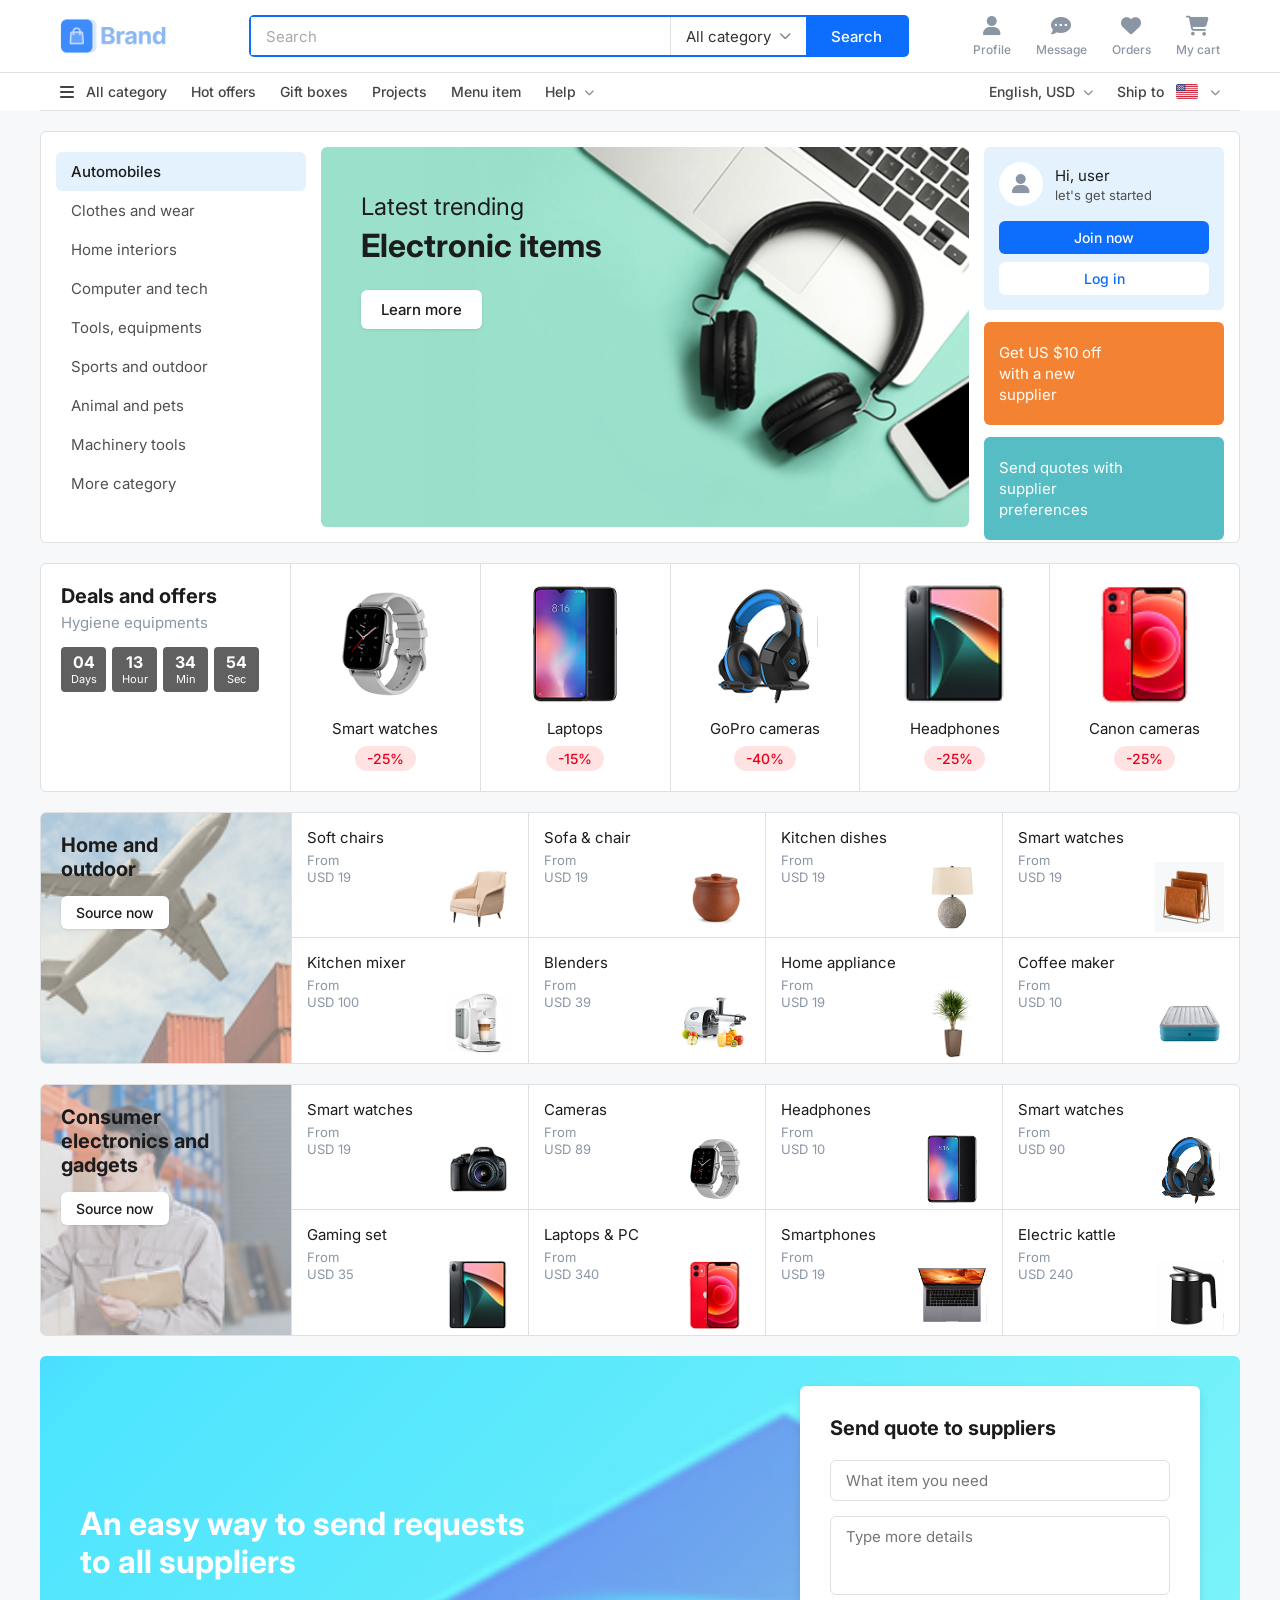
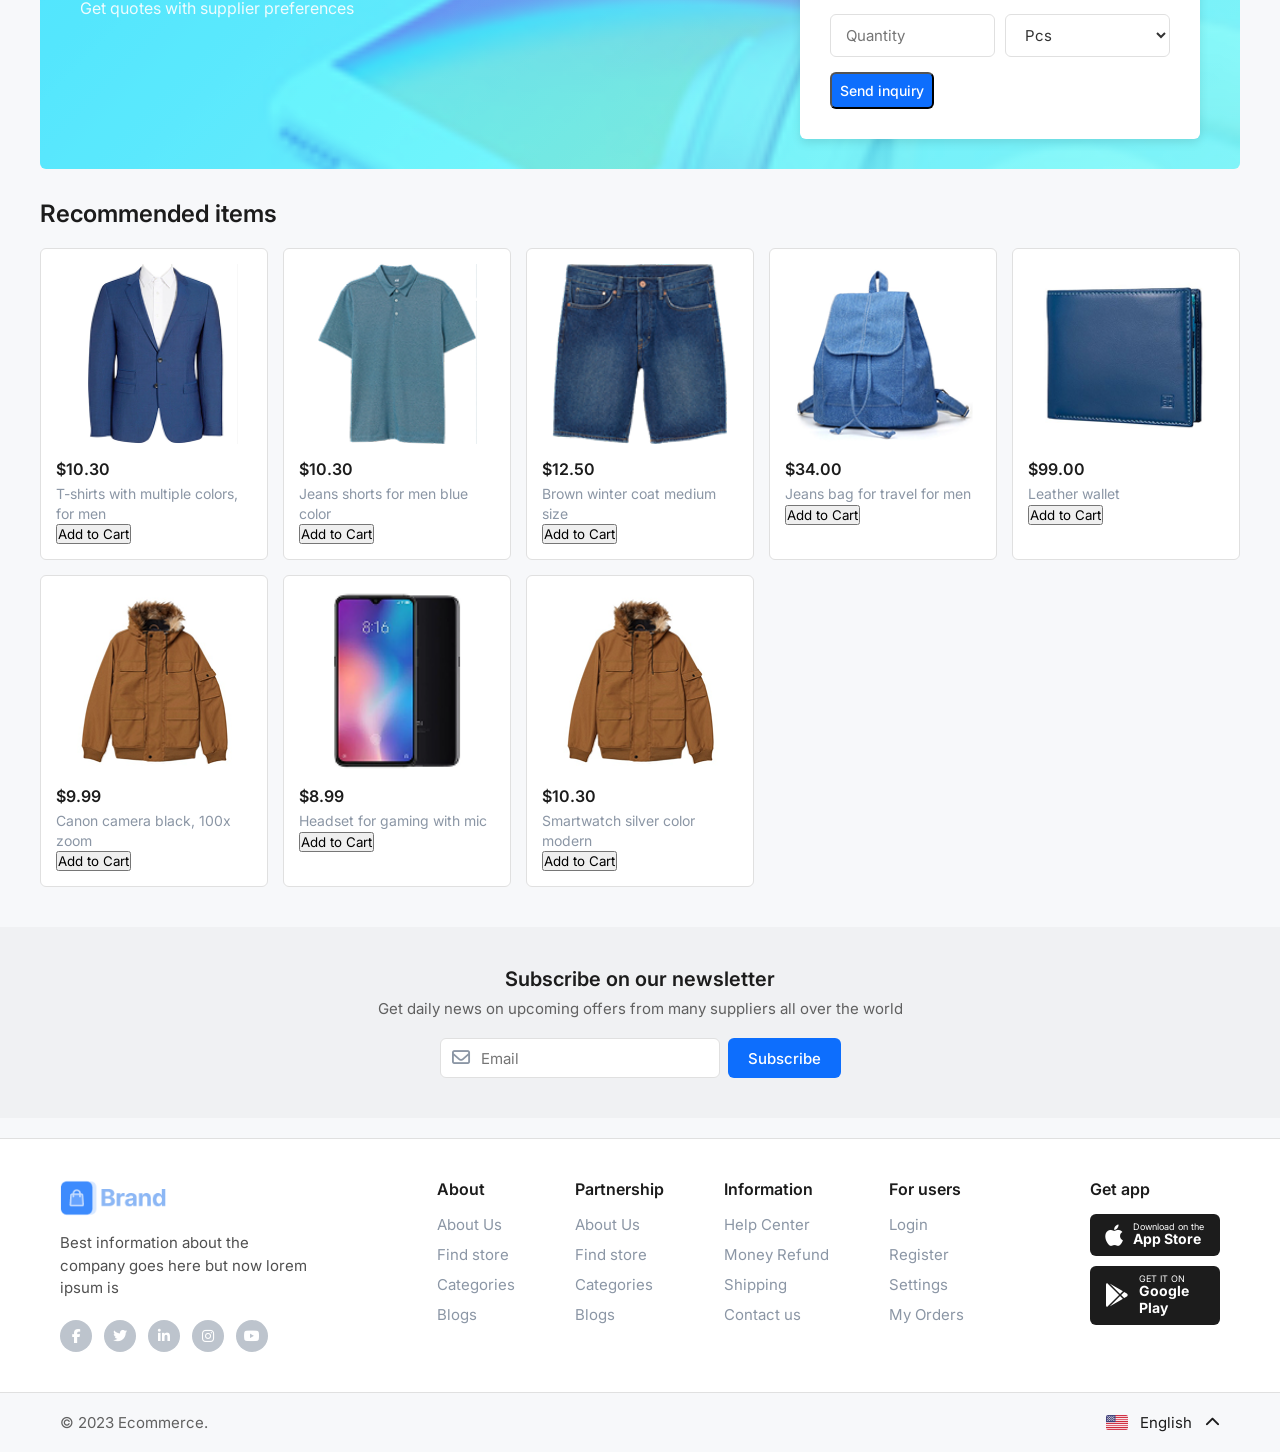
<file: index.html>
<!DOCTYPE html>
<html lang="en">
<head>
    <meta charset="UTF-8">
    <meta name="viewport" content="width=device-width, initial-scale=1.0">
    <title>Responsive Navbar with Sub-Nav</title>
    <link rel="stylesheet" href="style.css">
    <link href="https://fonts.googleapis.com/css2?family=Inter:wght@400;500;600;700&display=swap" rel="stylesheet">
    <!-- Font Awesome for Icons -->
    <link rel="stylesheet" href="https://cdnjs.cloudflare.com/ajax/libs/font-awesome/6.4.0/css/all.min.css">
    <script src="cart.js" defer></script>
</head>
<body>
    <header class="navbar">
        <div class="nav-container">
            <!-- Logo Section -->
            <a href="index.html" class="brand-logo">
                <img src="../assets/assets/Layout/Brand/logo-colored.png" alt="Brand Logo" class="brand-logo-img">
            </a>

            <!-- Search Section -->
            <div class="search-bar">
                <input type="text" class="search-input" placeholder="Search">
                <div class="category-dropdown dropdown">
                    <div class="dropdown-trigger">
                        <span>All category</span>
                        <i class="fa-solid fa-chevron-down"></i>
                    </div>
                    <ul class="dropdown-menu">
                        <li><a href="listing.html?category=automobiles">Automobiles</a></li>
                        <li><a href="listing.html?category=clothes">Clothes and wear</a></li>
                        <li><a href="listing.html?category=home">Home interiors</a></li>
                        <li><a href="listing.html?category=electronics">Computer and tech</a></li>
                        <li><a href="listing.html?category=tools">Tools, equipments</a></li>
                        <li><a href="listing.html?category=sports">Sports and outdoor</a></li>
                        <li><a href="listing.html?category=pets">Animal and pets</a></li>
                        <li><a href="listing.html?category=machinery">Machinery tools</a></li>
                    </ul>
                </div>
                <button class="search-btn">Search</button>
            </div>

            <!-- Action Items Section -->
            <div class="nav-actions">
                <a href="#" class="action-item">
                    <i class="fa-solid fa-user"></i>
                    <span>Profile</span>
                </a>
                <a href="#" class="action-item">
                    <i class="fa-solid fa-comment-dots"></i>
                    <span>Message</span>
                </a>
                <a href="listing.html" class="action-item">
                    <i class="fa-solid fa-heart"></i>
                    <span>Orders</span>
                </a>
                <a href="cart.html" class="action-item">
                    <i class="fa-solid fa-cart-shopping"></i>
                    <span>My cart</span>
                    <span class="cart-badge" style="display: none;">0</span>
                </a>
            </div>

            <!-- Mobile Menu Toggle -->
            <div class="mobile-toggle" id="mobileToggle">
                <i class="fa-solid fa-bars"></i>
            </div>
        </div>

        <hr class="nav-divider">

        <!-- Secondary Navbar (Sub-nav) -->
        <div class="sub-nav-container">
            <div class="sub-nav-left">
                <div class="sub-nav-item dropdown">
                    <span class="dropdown-trigger"><i class="fa-solid fa-bars" style="font-size: 16px; margin-right: 4px; color: #444;"></i> All category</span>
                    <ul class="dropdown-menu">
                        <li><a href="listing.html?category=automobiles">Automobiles</a></li>
                        <li><a href="listing.html?category=clothes">Clothes and wear</a></li>
                        <li><a href="listing.html?category=home">Home interiors</a></li>
                        <li><a href="listing.html?category=electronics">Computer and tech</a></li>
                        <li><a href="listing.html?category=tools">Tools, equipments</a></li>
                        <li><a href="listing.html?category=sports">Sports and outdoor</a></li>
                        <li><a href="listing.html?category=pets">Animal and pets</a></li>
                        <li><a href="listing.html?category=machinery">Machinery tools</a></li>
                    </ul>
                </div>
                <a href="listing.html?tag=hot" class="sub-nav-item">Hot offers</a>
                <a href="listing.html?tag=gift" class="sub-nav-item">Gift boxes</a>
                <a href="listing.html?tag=projects" class="sub-nav-item">Projects</a>
                <a href="listing.html" class="sub-nav-item">Menu item</a>
                <div class="sub-nav-item dropdown">
                    <span class="dropdown-trigger">Help <i class="fa-solid fa-chevron-down"></i></span>
                    <ul class="dropdown-menu align-right">
                        <li><a href="#">FAQ</a></li>
                        <li><a href="#">Support</a></li>
                    </ul>
                </div>
            </div>
            <div class="sub-nav-right">
                <div class="sub-nav-item dropdown">
                    <span class="dropdown-trigger">English, USD <i class="fa-solid fa-chevron-down"></i></span>
                    <ul class="dropdown-menu align-right">
                        <li><a href="#">UAE, Arabic Emirates (shopname.ae)</a></li>
                        <li><a href="#">Australia, Australia (shopname.ae)</a></li>
                        <li><a href="#">US, United States (shopname.ae)</a></li>
                        <li><a href="#">RU, Russia (shopname.ru)</a></li>
                        <li><a href="#">IT, Italy (shopname.it)</a></li>
                        <li><a href="#">DK, Denmark (denmark.com.dk)</a></li>
                        <li><a href="#">FR, France (shopname.com.fr)</a></li>
                        <li><a href="#">CN, China (shopname.ae)</a></li>
                        <li><a href="#">GB, Great Britain (shopname.co.uk)</a></li>
                    </ul>
                </div>
                <div class="sub-nav-item dropdown">
                    <span class="dropdown-trigger">Ship to <img src="../assets/assets/Layout1/Image/flags/US@2x.png" alt="US" class="flag-icon-img"> <i class="fa-solid fa-chevron-down"></i></span>
                    <ul class="dropdown-menu align-right">
                        <li><a href="#">🇦🇪 UAE</a></li>
                        <li><a href="#">🇦🇺 Australia</a></li>
                        <li><a href="#">🇺🇸 US</a></li>
                        <li><a href="#">🇷🇺 RU</a></li>
                        <li><a href="#">🇮🇹 IT</a></li>
                        <li><a href="#">🇩🇰 DK</a></li>
                        <li><a href="#">🇫🇷 FR</a></li>
                        <li><a href="#">🇨🇳 CN</a></li>
                        <li><a href="#">🇬🇧 GB</a></li>
                    </ul>
                </div>
            </div>
        </div>
        
        <!-- Mobile Menu -->
        <div class="mobile-menu" id="mobileMenu">
            <div class="search-bar mobile-search">
                <input type="text" class="search-input" placeholder="Search">
                <div class="category-dropdown dropdown">
                    <div class="dropdown-trigger">
                        <span>All category</span>
                        <i class="fa-solid fa-chevron-down"></i>
                    </div>
                    <ul class="dropdown-menu">
                        <li><a href="listing.html?category=automobiles">Automobiles</a></li>
                        <li><a href="listing.html?category=clothes">Clothes and wear</a></li>
                        <li><a href="listing.html?category=home">Home interiors</a></li>
                        <li><a href="listing.html?category=electronics">Computer and tech</a></li>
                        <li><a href="listing.html?category=tools">Tools, equipments</a></li>
                        <li><a href="listing.html?category=sports">Sports and outdoor</a></li>
                        <li><a href="listing.html?category=pets">Animal and pets</a></li>
                        <li><a href="listing.html?category=machinery">Machinery tools</a></li>
                    </ul>
                </div>
                <button class="search-btn">Search</button>
            </div>
            <div class="mobile-actions">
                <a href="#" class="action-item">
                    <i class="fa-solid fa-user"></i>
                    <span>Profile</span>
                </a>
                <a href="#" class="action-item">
                    <i class="fa-solid fa-comment-dots"></i>
                    <span>Message</span>
                </a>
                <a href="listing.html" class="action-item">
                    <i class="fa-solid fa-heart"></i>
                    <span>Orders</span>
                </a>
                <a href="cart.html" class="action-item">
                    <i class="fa-solid fa-cart-shopping"></i>
                    <span>My cart</span>
                    <span class="cart-badge" style="display: none;">0</span>
                </a>
            </div>

            <hr class="nav-divider" style="margin: 15px 0;">
            <div class="mobile-sub-nav">
                <div class="sub-nav-item dropdown">
                    <span class="dropdown-trigger"><i class="fa-solid fa-bars" style="color:#444;"></i> All category</span>
                    <ul class="dropdown-menu">
                        <li><a href="listing.html?category=automobiles">Automobiles</a></li>
                        <li><a href="listing.html?category=clothes">Clothes and wear</a></li>
                        <li><a href="listing.html?category=home">Home interiors</a></li>
                        <li><a href="listing.html?category=electronics">Computer and tech</a></li>
                        <li><a href="listing.html?category=tools">Tools, equipments</a></li>
                        <li><a href="listing.html?category=sports">Sports and outdoor</a></li>
                        <li><a href="listing.html?category=pets">Animal and pets</a></li>
                        <li><a href="listing.html?category=machinery">Machinery tools</a></li>
                    </ul>
                </div>
                <a href="listing.html?tag=hot" class="sub-nav-item">Hot offers</a>
                <a href="listing.html?tag=gift" class="sub-nav-item">Gift boxes</a>
                <a href="listing.html?tag=projects" class="sub-nav-item">Projects</a>
                <a href="listing.html" class="sub-nav-item">Menu item</a>
            </div>
            
            <hr class="nav-divider" style="margin: 15px 0;">
            <div class="mobile-sub-nav">
                <div class="sub-nav-item dropdown">
                    <span class="dropdown-trigger">English, USD <i class="fa-solid fa-chevron-down"></i></span>
                    <ul class="dropdown-menu">
                        <li><a href="#">UAE, Arabic Emirates (shopname.ae)</a></li>
                        <li><a href="#">Australia, Australia (shopname.ae)</a></li>
                        <li><a href="#">US, United States (shopname.ae)</a></li>
                    </ul>
                </div>
                <div class="sub-nav-item dropdown">
                    <span class="dropdown-trigger">Ship to <img src="../assets/assets/Layout1/Image/flags/US@2x.png" alt="US" class="flag-icon-img"> <i class="fa-solid fa-chevron-down"></i></span>
                    <ul class="dropdown-menu">
                        <li><a href="#">🇦🇪 UAE</a></li>
                        <li><a href="#">🇦🇺 Australia</a></li>
                        <li><a href="#">🇺🇸 US</a></li>
                    </ul>
                </div>
            </div>
        </div>
    </header>

    <main class="main-content">
        <section class="hero-section">
            <div class="hero-container">
                <!-- Sidebar Menu (Left) -->
                <aside class="hero-sidebar">
                    <ul class="hero-menu">
                        <li class="active"><a href="listing.html?category=automobiles">Automobiles</a></li>
                        <li><a href="listing.html?category=clothing">Clothes and wear</a></li>
                        <li><a href="listing.html?category=home">Home interiors</a></li>
                        <li><a href="listing.html?category=tech">Computer and tech</a></li>
                        <li><a href="listing.html?category=tools">Tools, equipments</a></li>
                        <li><a href="listing.html?category=sports">Sports and outdoor</a></li>
                        <li><a href="listing.html?category=pets">Animal and pets</a></li>
                        <li><a href="listing.html?category=machinery">Machinery tools</a></li>
                        <li><a href="listing.html?category=more">More category</a></li>
                    </ul>
                </aside>

                <!-- Main Banner (Center) -->
                <div class="hero-banner">
                    <div class="banner-content">
                        <p class="banner-subtitle">Latest trending</p>
                        <h2 class="banner-title">Electronic items</h2>
                        <a href="listing.html" class="btn-learn-more">Learn more</a>
                    </div>
                </div>

                <!-- Right Sidebar (User, Offers) -->
                <aside class="hero-right">
                    <div class="widget user-widget">
                        <div class="user-info">
                            <div class="user-avatar">
                                <i class="fa-solid fa-user"></i>
                            </div>
                            <div class="user-text">
                                <p>Hi, user</p>
                                <p>let's get started</p>
                            </div>
                        </div>
                        <div class="user-actions">
                            <a href="#" class="btn btn-primary">Join now</a>
                            <a href="#" class="btn btn-secondary">Log in</a>
                        </div>
                    </div>
                    <div class="widget offer-widget orange-bg">
                        <p>Get US $10 off<br>with a new<br>supplier</p>
                    </div>
                    <div class="widget offer-widget teal-bg">
                        <p>Send quotes with<br>supplier<br>preferences</p>
                    </div>
                </aside>
            </div>
        </section>

        <!-- Deals and Offers -->
        <section class="deals-section">
            <div class="deals-container">
                <div class="deals-header">
                    <h3>Deals and offers</h3>
                    <p>Hygiene equipments</p>
                    <div class="countdown">
                        <div class="time-box"><span class="val" id="deals-days">04</span><span class="lbl">Days</span></div>
                        <div class="time-box"><span class="val" id="deals-hours">13</span><span class="lbl">Hour</span></div>
                        <div class="time-box"><span class="val" id="deals-minutes">34</span><span class="lbl">Min</span></div>
                        <div class="time-box"><span class="val" id="deals-seconds">56</span><span class="lbl">Sec</span></div>
                    </div>
                </div>
                <div class="deals-items">
                    <div class="deal-item">
                        <img src="../assets/assets/Image/tech/8.png" alt="Smart watches">
                        <p>Smart watches</p>
                        <span class="discount">-25%</span>
                    </div>
                    <div class="deal-item">
                        <img src="../assets/assets/Image/tech/image 23.png" alt="Laptops">
                        <p>Laptops</p>
                        <span class="discount">-15%</span>
                    </div>
                    <div class="deal-item">
                        <img src="../assets/assets/Image/tech/image 29.png" alt="GoPro cameras">
                        <p>GoPro cameras</p>
                        <span class="discount">-40%</span>
                    </div>
                    <div class="deal-item">
                        <img src="../assets/assets/Image/tech/image 32.png" alt="Headphones">
                        <p>Headphones</p>
                        <span class="discount">-25%</span>
                    </div>
                    <div class="deal-item">
                        <img src="../assets/assets/Image/tech/image 33.png" alt="Canon cameras">
                        <p>Canon cameras</p>
                        <span class="discount">-25%</span>
                    </div>
                </div>
            </div>
        </section>

        <!-- Home and Outdoor Section -->
        <section class="category-section">
            <div class="category-container">
                <div class="category-banner banner-home">
                    <h3>Home and outdoor</h3>
                    <a href="listing.html?category=home" class="btn-source">Source now</a>
                </div>
                <div class="category-grid">
                    <div class="grid-item">
                        <div class="grid-text"><h4>Soft chairs</h4><p>From<br>USD 19</p></div>
                        <img src="../assets/assets/Image/interior/1.png" alt="Product">
                    </div>
                    <div class="grid-item">
                        <div class="grid-text"><h4>Sofa & chair</h4><p>From<br>USD 19</p></div>
                        <img src="../assets/assets/Image/interior/3.png" alt="Product">
                    </div>
                    <div class="grid-item">
                        <div class="grid-text"><h4>Kitchen dishes</h4><p>From<br>USD 19</p></div>
                        <img src="../assets/assets/Image/interior/6.png" alt="Product">
                    </div>
                    <div class="grid-item">
                        <div class="grid-text"><h4>Smart watches</h4><p>From<br>USD 19</p></div>
                        <img src="../assets/assets/Image/interior/7.png" alt="Product">
                    </div>
                    <div class="grid-item">
                        <div class="grid-text"><h4>Kitchen mixer</h4><p>From<br>USD 100</p></div>
                        <img src="../assets/assets/Image/interior/8.png" alt="Product">
                    </div>
                    <div class="grid-item">
                        <div class="grid-text"><h4>Blenders</h4><p>From<br>USD 39</p></div>
                        <img src="../assets/assets/Image/interior/9.png" alt="Product">
                    </div>
                    <div class="grid-item">
                        <div class="grid-text"><h4>Home appliance</h4><p>From<br>USD 19</p></div>
                        <img src="../assets/assets/Image/interior/image 89.png" alt="Product">
                    </div>
                    <div class="grid-item">
                        <div class="grid-text"><h4>Coffee maker</h4><p>From<br>USD 10</p></div>
                        <img src="../assets/assets/Image/interior/image 93.png" alt="Product">
                    </div>
                </div>
            </div>
        </section>

        <!-- Consumer Electronics Section -->
        <section class="category-section">
            <div class="category-container">
                <div class="category-banner banner-electronics">
                    <h3>Consumer electronics and gadgets</h3>
                    <a href="listing.html?category=tech" class="btn-source">Source now</a>
                </div>
                <div class="category-grid">
                    <div class="grid-item" data-id="el1">
                        <div class="grid-text"><h4>Smart watches</h4><p>From<br>USD 19</p></div>
                        <img src="../assets/assets/Image/tech/6.png" alt="Product">
                    </div>
                    <div class="grid-item" data-id="el2">
                        <div class="grid-text"><h4>Cameras</h4><p>From<br>USD 89</p></div>
                        <img src="../assets/assets/Image/tech/8.png" alt="Product">
                    </div>
                    <div class="grid-item" data-id="el3">
                        <div class="grid-text"><h4>Headphones</h4><p>From<br>USD 10</p></div>
                        <img src="../assets/assets/Image/tech/image 23.png" alt="Product">
                    </div>
                    <div class="grid-item" data-id="el4">
                        <div class="grid-text"><h4>Smart watches</h4><p>From<br>USD 90</p></div>
                        <img src="../assets/assets/Image/tech/image 29.png" alt="Product">
                    </div>
                    <div class="grid-item" data-id="el5">
                        <div class="grid-text"><h4>Gaming set</h4><p>From<br>USD 35</p></div>
                        <img src="../assets/assets/Image/tech/image 32.png" alt="Product">
                    </div>
                    <div class="grid-item" data-id="el6">
                        <div class="grid-text"><h4>Laptops & PC</h4><p>From<br>USD 340</p></div>
                        <img src="../assets/assets/Image/tech/image 33.png" alt="Product">
                    </div>
                    <div class="grid-item" data-id="el7">
                        <div class="grid-text"><h4>Smartphones</h4><p>From<br>USD 19</p></div>
                        <img src="../assets/assets/Image/tech/image 34.png" alt="Product">
                    </div>
                    <div class="grid-item" data-id="el8">
                        <div class="grid-text"><h4>Electric kattle</h4><p>From<br>USD 240</p></div>
                        <img src="../assets/assets/Image/tech/image 85.png" alt="Product">
                    </div>
                </div>
            </div>
        </section>

        <!-- Inquiry Section -->
        <section class="inquiry-section">
            <div class="inquiry-container">
                <div class="inquiry-text">
                    <h2>An easy way to send requests to all suppliers</h2>
                    <p>Get quotes with supplier preferences</p>
                </div>
                <div class="inquiry-form-card">
                    <h3>Send quote to suppliers</h3>
                    <form action="#">
                        <input type="text" placeholder="What item you need" class="form-control mb-3">
                        <textarea placeholder="Type more details" class="form-control mb-3" rows="3"></textarea>
                        <div class="form-row">
                            <input type="text" placeholder="Quantity" class="form-control half-width">
                            <select class="form-control half-width"><option>Pcs</option></select>
                        </div>
                        <button type="submit" class="btn btn-primary mt-3">Send inquiry</button>
                    </form>
                </div>
            </div>
        </section>

        <!-- Recommended Items -->
        <section class="recommended-section" id="recommended">
            <h3 class="section-title">Recommended items</h3>
            <div class="recommended-grid">
                <div class="rec-item" data-id="rec1">
                    <img src="../assets/assets/Layout/alibaba/Image/cloth/image 30.png" alt="T-shirts">
                    <div class="rec-info">
                        <span class="price">$10.30</span>
                        <p class="desc">T-shirts with multiple colors, for men</p>
                        <button class="btn-add-cart" onclick="addToCart({id: 'rec1', name: 'T-shirt', price: 10.30, image: '../assets/assets/Layout/alibaba/Image/cloth/image 30.png'})">Add to Cart</button>
                    </div>
                </div>
                <div class="rec-item" data-id="rec2">
                    <img src="../assets/assets/Layout/alibaba/Image/cloth/Bitmap.png" alt="Jeans shorts">
                    <div class="rec-info">
                        <span class="price">$10.30</span>
                        <p class="desc">Jeans shorts for men blue color</p>
                        <button class="btn-add-cart" onclick="addToCart({id: 'rec2', name: 'Jeans shorts', price: 10.30, image: '../assets/assets/Layout/alibaba/Image/cloth/Bitmap.png'})">Add to Cart</button>
                    </div>
                </div>
                <div class="rec-item" data-id="rec3">
                    <img src="../assets/assets/Layout/alibaba/Image/cloth/Bitmap (2).png" alt="Winter coat">
                    <div class="rec-info">
                        <span class="price">$12.50</span>
                        <p class="desc">Brown winter coat medium size</p>
                        <button class="btn-add-cart" onclick="addToCart({id: 'rec3', name: 'Winter coat', price: 12.50, image: '../assets/assets/Layout/alibaba/Image/cloth/Bitmap (2).png'})">Add to Cart</button>
                    </div>
                </div>
                <div class="rec-item" data-id="rec5">
                    <img src="../assets/assets/Layout/alibaba/Image/cloth/image 26.png" alt="Wallet">
                    <div class="rec-info">
                        <span class="price">$34.00</span>
                        <p class="desc">Jeans bag for travel for men</p>
                        <button class="btn-add-cart" onclick="addToCart({id: 'rec5', name: 'Jeans bag', price: 34.00, image: '../assets/assets/Layout/alibaba/Image/cloth/image 26.png'})">Add to Cart</button>
                    </div>
                </div>
                <div class="rec-item" data-id="rec4">
                    <img src="../assets/assets/Layout/alibaba/Image/cloth/image 24.png" alt="Backpack">
                    <div class="rec-info">
                        <span class="price">$99.00</span>
                        <p class="desc">Leather wallet</p>
                        <button class="btn-add-cart" onclick="addToCart({id: 'rec4', name: 'Leather wallet', price: 99.00, image: '../assets/assets/Layout/alibaba/Image/cloth/image 24.png'})">Add to Cart</button>
                    </div>
                </div>
                <div class="rec-item" data-id="rec6">
                    <img src="../assets/assets/Layout/alibaba/Image/cloth/2 1.png" alt="Canon camera">
                    <div class="rec-info">
                        <span class="price">$9.99</span>
                        <p class="desc">Canon camera black, 100x zoom</p>
                        <button class="btn-add-cart" onclick="addToCart({id: 'rec6', name: 'Canon camera', price: 9.99, image: '../assets/assets/Layout/alibaba/Image/cloth/2 1.png'})">Add to Cart</button>
                    </div>
                </div>
                <div class="rec-item" data-id="rec7">
                    <img src="../assets/assets/Image/tech/image 23.png" alt="Headset">
                    <div class="rec-info">
                        <span class="price">$8.99</span>
                        <p class="desc">Headset for gaming with mic</p>
                        <button class="btn-add-cart" onclick="addToCart({id: 'rec7', name: 'Headset', price: 8.99, image: '../assets/assets/Image/tech/image 23.png'})">Add to Cart</button>
                    </div>
                </div>
                <div class="rec-item" data-id="rec8">
                    <img src="../assets/assets/Layout/alibaba/Image/cloth/2 1.png" alt="Smartwatch">
                    <div class="rec-info">
                        <span class="price">$10.30</span>
                        <p class="desc">Smartwatch silver color modern</p>
                        <button class="btn-add-cart" onclick="addToCart({id: 'rec8', name: 'Smartwatch', price: 10.30, image: '../assets/assets/Layout/alibaba/Image/cloth/2 1.png'})">Add to Cart</button>
                    </div>
                </div>
            </div>
        </section>

        <!-- Newsletter -->
        <section class="newsletter-section">
            <div class="newsletter-container">
                <h3>Subscribe on our newsletter</h3>
                <p>Get daily news on upcoming offers from many suppliers all over the world</p>
                <form class="newsletter-form">
                    <div class="input-wrapper">
                        <i class="fa-regular fa-envelope"></i>
                        <input type="email" placeholder="Email" required>
                    </div>
                    <button type="submit" class="btn btn-primary">Subscribe</button>
                </form>
            </div>
        </section>
    </main>

    <!-- Footer -->
    <footer class="footer">
        <div class="footer-top">
            <div class="footer-brand">
                <a href="index.html" class="brand-logo mb-3">
                    <img src="../assets/assets/Layout/Brand/logo-colored.png" alt="Brand Logo" class="brand-logo-img">
                </a>
                <p>Best information about the company goes here but now lorem ipsum is</p>
                <div class="social-icons">
                    <a href="#"><i class="fa-brands fa-facebook-f"></i></a>
                    <a href="#"><i class="fa-brands fa-twitter"></i></a>
                    <a href="#"><i class="fa-brands fa-linkedin-in"></i></a>
                    <a href="#"><i class="fa-brands fa-instagram"></i></a>
                    <a href="#"><i class="fa-brands fa-youtube"></i></a>
                </div>
            </div>
            <div class="footer-links">
                <div class="link-column">
                    <h4>About</h4>
                    <ul>
                        <li><a href="#">About Us</a></li>
                        <li><a href="#">Find store</a></li>
                        <li><a href="#">Categories</a></li>
                        <li><a href="#">Blogs</a></li>
                    </ul>
                </div>
                <div class="link-column">
                    <h4>Partnership</h4>
                    <ul>
                        <li><a href="#">About Us</a></li>
                        <li><a href="#">Find store</a></li>
                        <li><a href="#">Categories</a></li>
                        <li><a href="#">Blogs</a></li>
                    </ul>
                </div>
                <div class="link-column">
                    <h4>Information</h4>
                    <ul>
                        <li><a href="#">Help Center</a></li>
                        <li><a href="#">Money Refund</a></li>
                        <li><a href="#">Shipping</a></li>
                        <li><a href="#">Contact us</a></li>
                    </ul>
                </div>
                <div class="link-column">
                    <h4>For users</h4>
                    <ul>
                        <li><a href="#">Login</a></li>
                        <li><a href="#">Register</a></li>
                        <li><a href="#">Settings</a></li>
                        <li><a href="listing.html">My Orders</a></li>
                    </ul>
                </div>
            </div>
            <div class="footer-apps">
                <h4>Get app</h4>
                <div class="app-buttons">
                    <a href="#" class="app-btn">
                        <i class="fa-brands fa-apple"></i>
                        <div class="app-btn-text"><span>Download on the</span><strong>App Store</strong></div>
                    </a>
                    <a href="#" class="app-btn">
                        <i class="fa-brands fa-google-play"></i>
                        <div class="app-btn-text"><span>GET IT ON</span><strong>Google Play</strong></div>
                    </a>
                </div>
            </div>
        </div>
        <div class="footer-bottom">
            <div class="bottom-container">
                <p>© 2023 Ecommerce.</p>
                <div class="language-selector dropdown">
                    <div class="dropdown-trigger">
                        <img src="../assets/assets/Layout1/Image/flags/US@2x.png" alt="EN" class="flag-icon-img">
                        <span>English</span>
                        <i class="fa-solid fa-chevron-up ml-2"></i>
                    </div>
                    <ul class="dropdown-menu align-right bottom-up">
                        <li><a href="#">Deutsch</a></li>
                        <li><a href="#">Français</a></li>
                        <li><a href="#">Español</a></li>
                    </ul>
                </div>
            </div>
        </div>
    </footer>

    <script>
        // Mobile menu toggle
        const mobileToggle = document.getElementById('mobileToggle');
        const mobileMenu = document.getElementById('mobileMenu');

        mobileToggle.addEventListener('click', () => {
            mobileMenu.classList.toggle('active');
        });

        // Dropdown toggle logic
        const dropdowns = document.querySelectorAll('.dropdown');
        dropdowns.forEach(dropdown => {
            const trigger = dropdown.querySelector('.dropdown-trigger');
            if (trigger) {
                trigger.addEventListener('click', (e) => {
                    e.preventDefault();
                    dropdowns.forEach(d => { if (d !== dropdown) d.classList.remove('active'); });
                    dropdown.classList.toggle('active');
                });
            }
        });

        document.addEventListener('click', (e) => {
            if (!e.target.closest('.dropdown')) {
                dropdowns.forEach(d => d.classList.remove('active'));
            }
        });

        // Deals & Offers Countdown
        function initTimer() {
            let totalSeconds = (4 * 24 * 3600) + (13 * 3600) + (34 * 60) + 56;
            const daysEl = document.getElementById('deals-days');
            const hoursEl = document.getElementById('deals-hours');
            const minutesEl = document.getElementById('deals-minutes');
            const secondsEl = document.getElementById('deals-seconds');
            if(!daysEl) return;
            setInterval(() => {
                if (totalSeconds <= 0) return;
                totalSeconds--;
                daysEl.textContent = String(Math.floor(totalSeconds / (24 * 3600))).padStart(2, '0');
                hoursEl.textContent = String(Math.floor((totalSeconds % (24 * 3600)) / 3600)).padStart(2, '0');
                minutesEl.textContent = String(Math.floor((totalSeconds % 3600) / 60)).padStart(2, '0');
                secondsEl.textContent = String(Math.floor(totalSeconds % 60)).padStart(2, '0');
            }, 1000);
        }
        initTimer();

        // Product Cards Navigation (excluding buttons)
        document.querySelectorAll('.deal-item, .grid-item, .rec-item').forEach(card => {
            card.style.cursor = 'pointer';
            card.addEventListener('click', (e) => {
                if(!e.target.closest('.btn-heart') && !e.target.closest('.btn-add-cart')) {
                    const id = card.getAttribute('data-id') || 'prd1';
                    window.location.href = `product.html?id=${id}`;
                }
            });
        });
    </script>
</body>
</html>
</file>
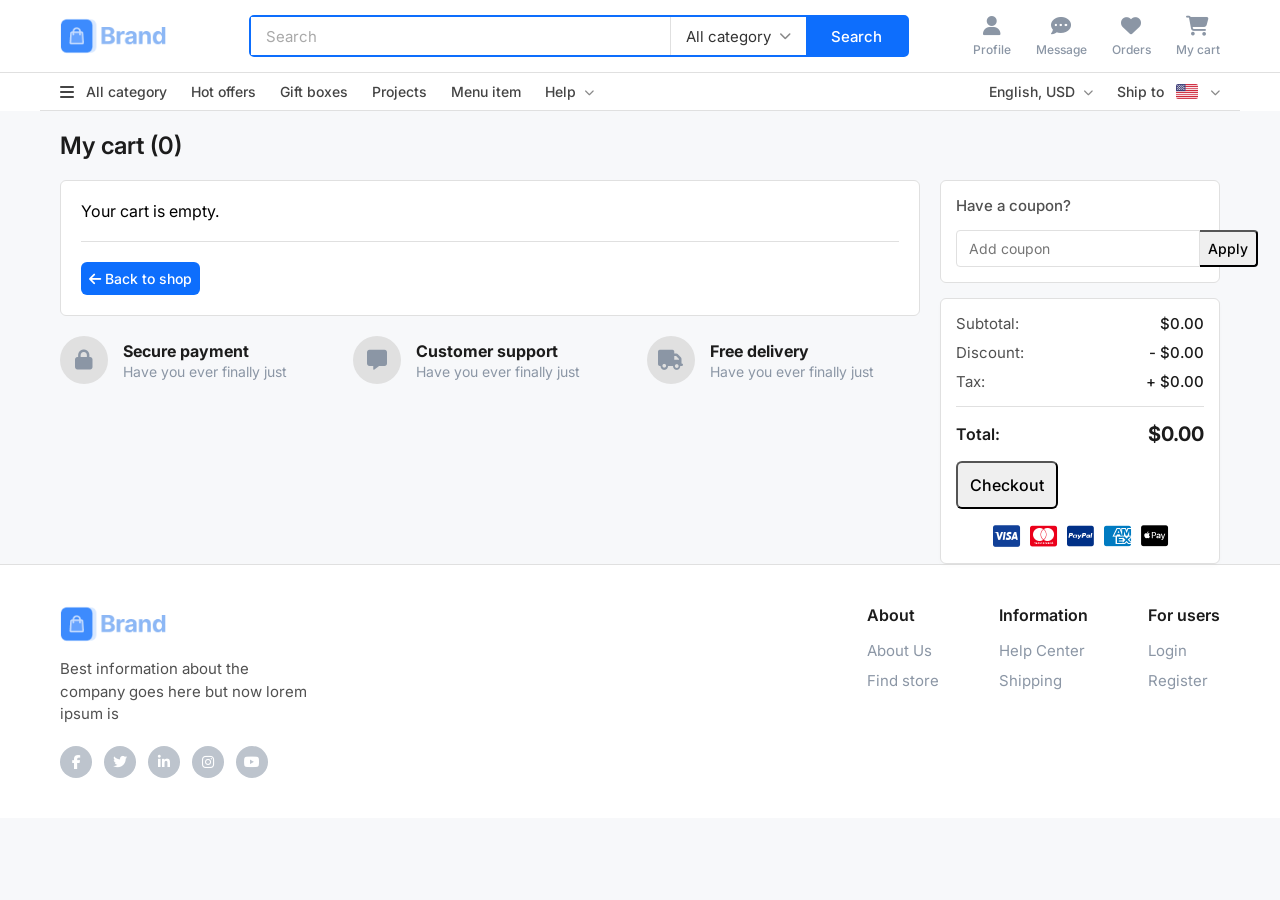
<file: cart.html>
<!DOCTYPE html>
<html lang="en">
<head>
    <meta charset="UTF-8">
    <meta name="viewport" content="width=device-width, initial-scale=1.0">
    <title>My Cart - E-commerce</title>
    <!-- Font Awesome -->
    <link rel="stylesheet" href="https://cdnjs.cloudflare.com/ajax/libs/font-awesome/6.4.0/css/all.min.css">
    <!-- Google Fonts -->
    <link href="https://fonts.googleapis.com/css2?family=Inter:wght@400;500;600;700&display=swap" rel="stylesheet">
    <link rel="stylesheet" href="style.css">
    <script src="cart.js" defer></script>
</head>
<body class="bg-gray">

    <!-- Header Section -->
    <header class="navbar">
        <div class="nav-container">
            <!-- Logo Section -->
            <a href="index.html" class="brand-logo">
                <img src="../assets/assets/Layout/Brand/logo-colored.png" alt="Brand Logo" class="brand-logo-img">
            </a>

            <!-- Search Section -->
            <div class="search-bar">
                <input type="text" class="search-input" placeholder="Search">
                <div class="category-dropdown dropdown">
                    <div class="dropdown-trigger">
                        <span>All category</span>
                        <i class="fa-solid fa-chevron-down"></i>
                    </div>
                    <ul class="dropdown-menu">
                        <li><a href="listing.html?category=automobiles">Automobiles</a></li>
                        <li><a href="listing.html?category=clothes">Clothes and wear</a></li>
                        <li><a href="listing.html?category=home">Home interiors</a></li>
                        <li><a href="listing.html?category=electronics">Computer and tech</a></li>
                        <li><a href="listing.html?category=tools">Tools, equipments</a></li>
                        <li><a href="listing.html?category=sports">Sports and outdoor</a></li>
                        <li><a href="listing.html?category=pets">Animal and pets</a></li>
                        <li><a href="listing.html?category=machinery">Machinery tools</a></li>
                    </ul>
                </div>
                <button class="search-btn">Search</button>
            </div>

            <!-- Action Items Section -->
            <div class="nav-actions">
                <a href="#" class="action-item">
                    <i class="fa-solid fa-user"></i>
                    <span>Profile</span>
                </a>
                <a href="#" class="action-item">
                    <i class="fa-solid fa-comment-dots"></i>
                    <span>Message</span>
                </a>
                <a href="listing.html" class="action-item">
                    <i class="fa-solid fa-heart"></i>
                    <span>Orders</span>
                </a>
                <a href="cart.html" class="action-item">
                    <i class="fa-solid fa-cart-shopping"></i>
                    <span>My cart</span>
                    <span class="cart-badge" style="display: none;">0</span>
                </a>
            </div>

            <!-- Mobile Menu Toggle -->
            <div class="mobile-toggle" id="mobileToggle">
                <i class="fa-solid fa-bars"></i>
            </div>
        </div>

        <hr class="nav-divider">

        <!-- Secondary Navbar (Sub-nav) -->
        <div class="sub-nav-container">
            <div class="sub-nav-left">
                <div class="sub-nav-item dropdown">
                    <span class="dropdown-trigger"><i class="fa-solid fa-bars" style="font-size: 16px; margin-right: 4px; color: #444;"></i> All category</span>
                    <ul class="dropdown-menu">
                        <li><a href="listing.html?category=automobiles">Automobiles</a></li>
                        <li><a href="listing.html?category=clothes">Clothes and wear</a></li>
                        <li><a href="listing.html?category=home">Home interiors</a></li>
                        <li><a href="listing.html?category=electronics">Computer and tech</a></li>
                        <li><a href="listing.html?category=tools">Tools, equipments</a></li>
                        <li><a href="listing.html?category=sports">Sports and outdoor</a></li>
                        <li><a href="listing.html?category=pets">Animal and pets</a></li>
                        <li><a href="listing.html?category=machinery">Machinery tools</a></li>
                    </ul>
                </div>
                <a href="listing.html" class="sub-nav-item">Hot offers</a>
                <a href="listing.html" class="sub-nav-item">Gift boxes</a>
                <a href="listing.html" class="sub-nav-item">Projects</a>
                <a href="listing.html" class="sub-nav-item">Menu item</a>
                <div class="sub-nav-item dropdown">
                    <span class="dropdown-trigger">Help <i class="fa-solid fa-chevron-down"></i></span>
                    <ul class="dropdown-menu align-right">
                        <li><a href="#">FAQ</a></li>
                        <li><a href="#">Support</a></li>
                    </ul>
                </div>
            </div>
            <div class="sub-nav-right">
                <div class="sub-nav-item dropdown">
                    <span class="dropdown-trigger">English, USD <i class="fa-solid fa-chevron-down"></i></span>
                    <ul class="dropdown-menu align-right">
                        <li><a href="#">UAE, Arabic Emirates (shopname.ae)</a></li>
                        <li><a href="#">Australia, Australia (shopname.ae)</a></li>
                        <li><a href="#">US, United States (shopname.ae)</a></li>
                        <li><a href="#">RU, Russia (shopname.ru)</a></li>
                        <li><a href="#">IT, Italy (shopname.it)</a></li>
                        <li><a href="#">DK, Denmark (denmark.com.dk)</a></li>
                        <li><a href="#">FR, France (shopname.com.fr)</a></li>
                        <li><a href="#">CN, China (shopname.ae)</a></li>
                        <li><a href="#">GB, Great Britain (shopname.co.uk)</a></li>
                    </ul>
                </div>
                <div class="sub-nav-item dropdown">
                    <span class="dropdown-trigger">Ship to <img src="../assets/assets/Layout1/Image/flags/US@2x.png" alt="US" class="flag-icon-img"> <i class="fa-solid fa-chevron-down"></i></span>
                    <ul class="dropdown-menu align-right">
                        <li><a href="#">🇦🇪 UAE</a></li>
                        <li><a href="#">🇦🇺 Australia</a></li>
                        <li><a href="#">🇺🇸 US</a></li>
                        <li><a href="#">🇷🇺 RU</a></li>
                        <li><a href="#">🇮🇹 IT</a></li>
                        <li><a href="#">🇩🇰 DK</a></li>
                        <li><a href="#">🇫🇷 FR</a></li>
                        <li><a href="#">🇨🇳 CN</a></li>
                        <li><a href="#">🇬🇧 GB</a></li>
                    </ul>
                </div>
            </div>
        </div>

        <!-- Mobile Menu -->
        <div class="mobile-menu" id="mobileMenu">
            <!-- Mobile search actions omitted for brevity, same as index.html -->
        </div>
    </header>

    <!-- Main Cart Content -->
    <main class="cart-page-content">
        <div class="cart-container">
            <h1 class="cart-page-title" id="cart-title">My cart (0)</h1>
            
            <div class="cart-grid-layout">
                <!-- Left Column -->
                <div class="cart-left-col">
                    <div class="cart-items-card" id="cart-items-container">
                        <!-- Dynamic items will be injected here -->
                        <div class="p-4 text-center">Your cart is empty.</div>
                        
                        <div class="cart-bottom-actions">
                            <a href="index.html" class="btn btn-primary"><i class="fa-solid fa-arrow-left"></i> Back to shop</a>
                            <button class="btn btn-outline-primary btn-border-gray text-primary" onclick="clearCart()">Remove all</button>
                        </div>
                    </div>

                    <div class="cart-features-row">
                        <div class="c-feature">
                            <div class="feature-icon"><i class="fa-solid fa-lock"></i></div>
                            <div class="feature-text"><strong>Secure payment</strong><p>Have you ever finally just</p></div>
                        </div>
                        <div class="c-feature">
                            <div class="feature-icon"><i class="fa-solid fa-message"></i></div>
                            <div class="feature-text"><strong>Customer support</strong><p>Have you ever finally just</p></div>
                        </div>
                        <div class="c-feature">
                            <div class="feature-icon"><i class="fa-solid fa-truck"></i></div>
                            <div class="feature-text"><strong>Free delivery</strong><p>Have you ever finally just</p></div>
                        </div>
                    </div>
                </div>

                <!-- Right Column -->
                <div class="cart-right-col">
                    <div class="coupon-card">
                        <h4>Have a coupon?</h4>
                        <div class="coupon-input-group">
                            <input type="text" placeholder="Add coupon">
                            <button class="btn btn-outline-primary apply-btn">Apply</button>
                        </div>
                    </div>

                    <div class="summary-card">
                        <div class="summary-row">
                            <span class="s-label">Subtotal:</span>
                            <span class="s-value" id="cart-subtotal">$0.00</span>
                        </div>
                        <div class="summary-row">
                            <span class="s-label">Discount:</span>
                            <span class="s-value text-danger" id="cart-discount">- $0.00</span>
                        </div>
                        <div class="summary-row">
                            <span class="s-label">Tax:</span>
                            <span class="s-value text-success" id="cart-tax">+ $0.00</span>
                        </div>
                        <div class="summary-divider"></div>
                        <div class="summary-total-row">
                            <span class="total-label">Total:</span>
                            <span class="total-value" id="cart-total">$0.00</span>
                        </div>
                        <button class="btn btn-success w-100 btn-checkout">Checkout</button>
                        <div class="payment-methods text-center mt-3" style="font-size: 24px; gap: 10px; display: flex; justify-content: center;">
                            <i class="fa-brands fa-cc-visa" style="color: #114098;"></i>
                            <i class="fa-brands fa-cc-mastercard" style="color: #EB001B;"></i>
                            <i class="fa-brands fa-cc-paypal" style="color: #003087;"></i>
                            <i class="fa-brands fa-cc-amex" style="color: #007bc1;"></i>
                            <i class="fa-brands fa-cc-apple-pay" style="color: #000;"></i>
                        </div>
                    </div>
                </div>
            </div>
        </div>
    </main>

    <!-- Footer -->
    <footer class="footer">
        <div class="footer-top">
            <!-- Footer content consistent with index.html -->
             <div class="footer-brand">
                <a href="index.html" class="brand-logo mb-3">
                    <img src="../assets/assets/Layout/Brand/logo-colored.png" alt="Brand Logo" class="brand-logo-img">
                </a>
                <p>Best information about the company goes here but now lorem ipsum is</p>
                <div class="social-icons">
                    <a href="#"><i class="fa-brands fa-facebook-f"></i></a>
                    <a href="#"><i class="fa-brands fa-twitter"></i></a>
                    <a href="#"><i class="fa-brands fa-linkedin-in"></i></a>
                    <a href="#"><i class="fa-brands fa-instagram"></i></a>
                    <a href="#"><i class="fa-brands fa-youtube"></i></a>
                </div>
            </div>
            <div class="footer-links">
                <div class="link-column">
                    <h4>About</h4>
                    <ul><li><a href="#">About Us</a></li><li><a href="#">Find store</a></li></ul>
                </div>
                <div class="link-column">
                    <h4>Information</h4>
                    <ul><li><a href="#">Help Center</a></li><li><a href="#">Shipping</a></li></ul>
                </div>
                <div class="link-column">
                    <h4>For users</h4>
                    <ul><li><a href="#">Login</a></li><li><a href="#">Register</a></li></ul>
                </div>
            </div>
        </div>
    </footer>

    <script>
        // UI logic for cart rendering
        function renderCartPage() {
            const container = document.getElementById('cart-items-container');
            const cart = JSON.parse(localStorage.getItem('ecommerce_cart') || '[]');
            
            if (cart.length === 0) {
                container.innerHTML = `
                    <div class="p-4 text-center">Your cart is empty.</div>
                    <div class="cart-bottom-actions">
                        <a href="index.html" class="btn btn-primary"><i class="fa-solid fa-arrow-left"></i> Back to shop</a>
                    </div>
                `;
                updateSummary(0);
                document.getElementById('cart-title').textContent = `My cart (0)`;
                return;
            }

            let html = '';
            let subtotal = 0;
            cart.forEach(item => {
                subtotal += item.price * item.quantity;
                html += `
                    <div class="cart-item">
                        <div class="cart-item-img">
                            <img src="${item.image}" alt="${item.name}">
                        </div>
                        <div class="cart-item-info">
                            <div class="item-title-row">
                                <h3 class="item-title">${item.name}</h3>
                                <span class="item-price">$${(item.price * item.quantity).toFixed(2)}</span>
                            </div>
                            <div class="item-specs">Unit Price: $${item.price.toFixed(2)}</div>
                            <div class="item-actions-row">
                                <div class="item-btn-group">
                                    <button class="btn btn-outline-danger btn-sm" onclick="removeFromCart('${item.id}'); renderCartPage();">Remove</button>
                                </div>
                                <div class="qty-controls">
                                    <button class="qty-btn" onclick="updateQuantity('${item.id}', -1); renderCartPage();">-</button>
                                    <span class="qty-val">${item.quantity}</span>
                                    <button class="qty-btn" onclick="updateQuantity('${item.id}', 1); renderCartPage();">+</button>
                                </div>
                            </div>
                        </div>
                    </div>
                `;
            });

            html += `
                <div class="cart-bottom-actions">
                    <a href="index.html" class="btn btn-primary"><i class="fa-solid fa-arrow-left"></i> Back to shop</a>
                    <button class="btn btn-outline-primary btn-border-gray text-primary" onclick="clearCart(); renderCartPage();">Remove all</button>
                </div>
            `;
            container.innerHTML = html;
            updateSummary(subtotal);
            document.getElementById('cart-title').textContent = `My cart (${cart.reduce((a, b) => a + b.quantity, 0)})`;
        }

        function updateSummary(subtotal) {
            const tax = subtotal * 0.05;
            const total = subtotal + tax;
            document.getElementById('cart-subtotal').textContent = `$${subtotal.toFixed(2)}`;
            document.getElementById('cart-tax').textContent = `+ $${tax.toFixed(2)}`;
            document.getElementById('cart-total').textContent = `$${total.toFixed(2)}`;
        }

        function clearCart() {
            localStorage.removeItem('ecommerce_cart');
            updateCartBadge();
        }

        document.addEventListener('DOMContentLoaded', renderCartPage);

        // Navbar dropdown logic
        const dropdowns = document.querySelectorAll('.dropdown');
        dropdowns.forEach(dropdown => {
            const trigger = dropdown.querySelector('.dropdown-trigger');
            if (trigger) {
                trigger.addEventListener('click', (e) => {
                    e.preventDefault();
                    dropdowns.forEach(d => { if (d !== dropdown) d.classList.remove('active'); });
                    dropdown.classList.toggle('active');
                });
            }
        });
        const mobileToggle = document.getElementById('mobileToggle');
        const mobileMenu = document.getElementById('mobileMenu');
        if(mobileToggle) mobileToggle.addEventListener('click', () => mobileMenu.classList.toggle('active'));
    </script>
</body>
</html>
</file>
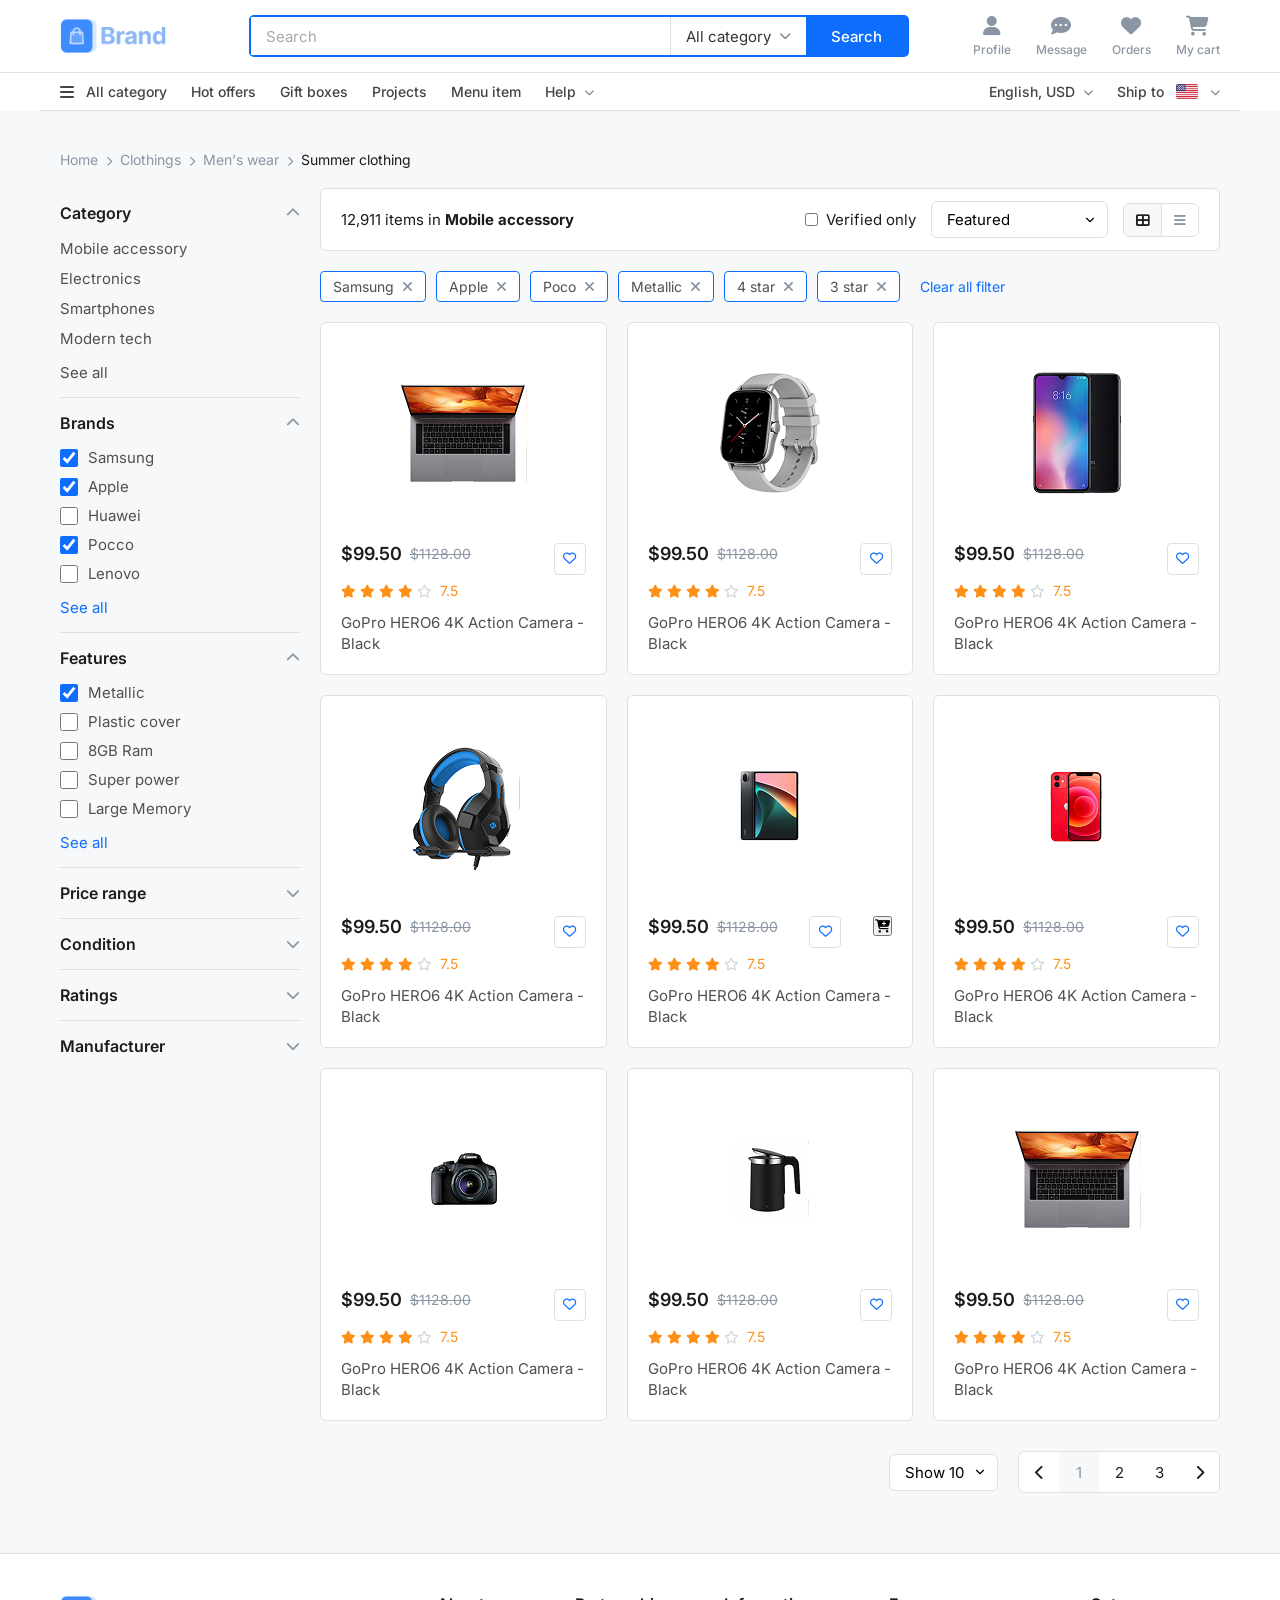
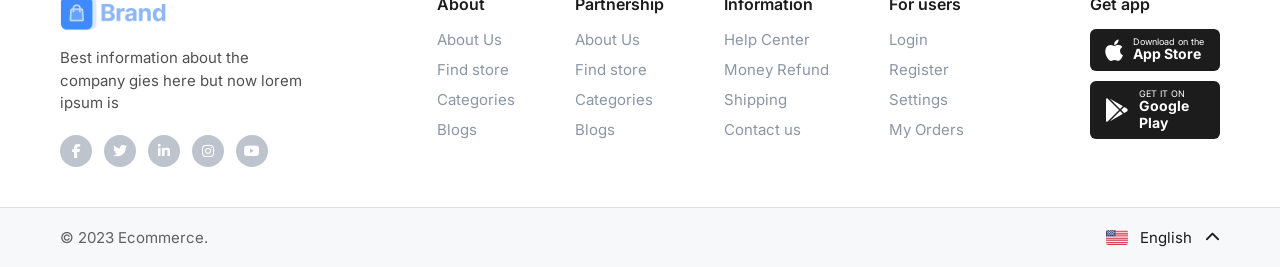
<file: listing.html>
<!DOCTYPE html>
<html lang="en">
<head>
    <meta charset="UTF-8">
    <meta name="viewport" content="width=device-width, initial-scale=1.0">
    <title>Responsive Navbar with Sub-Nav</title>
    <link rel="stylesheet" href="style.css">
    <link href="https://fonts.googleapis.com/css2?family=Inter:wght@400;500;600;700&display=swap" rel="stylesheet">
    <!-- Font Awesome for Icons -->
    <link rel="stylesheet" href="https://cdnjs.cloudflare.com/ajax/libs/font-awesome/6.4.0/css/all.min.css">
    <script src="cart.js" defer></script>
</head>
<body>
    <header class="navbar">
        <div class="nav-container">
            <!-- Logo Section -->
            <a href="index.html" class="brand-logo">
                <img src="../assets/assets/Layout/Brand/logo-colored.png" alt="Brand Logo" class="brand-logo-img">
            </a>

            <!-- Search Section -->
            <div class="search-bar">
                <input type="text" class="search-input" placeholder="Search">
                <div class="category-dropdown dropdown">
                    <div class="dropdown-trigger">
                        <span>All category</span>
                        <i class="fa-solid fa-chevron-down"></i>
                    </div>
                    <ul class="dropdown-menu">
                        <li><a href="listing.html?category=automobiles">Automobiles</a></li>
                        <li><a href="listing.html?category=clothes">Clothes and wear</a></li>
                        <li><a href="listing.html?category=home">Home interiors</a></li>
                    </ul>
                </div>
                <button class="search-btn">Search</button>
            </div>

            <!-- Action Items Section -->
            <div class="nav-actions">
                <a href="#" class="action-item">
                    <i class="fa-solid fa-user"></i>
                    <span>Profile</span>
                </a>
                <a href="#" class="action-item">
                    <i class="fa-solid fa-comment-dots"></i>
                    <span>Message</span>
                </a>
                <a href="listing.html" class="action-item">
                    <i class="fa-solid fa-heart"></i>
                    <span>Orders</span>
                </a>
                <a href="cart.html" class="action-item">
                    <i class="fa-solid fa-cart-shopping"></i>
                    <span>My cart</span>
                    <span class="cart-badge" style="display: none;">0</span>
                </a>
            </div>
            <div class="mobile-toggle" id="mobileToggle">
                <i class="fa-solid fa-bars"></i>
            </div>
        </div>

        <hr class="nav-divider">

        <!-- Secondary Navbar (Sub-nav) -->
        <div class="sub-nav-container">
            <div class="sub-nav-left">
                <div class="sub-nav-item dropdown">
                    <span class="dropdown-trigger"><i class="fa-solid fa-bars" style="font-size: 16px; margin-right: 4px; color: #444;"></i> All category</span>
                    <ul class="dropdown-menu">
                        <li><a href="listing.html?category=automobiles">Automobiles</a></li>
                        <li><a href="listing.html?category=clothes">Clothes and wear</a></li>
                        <li><a href="listing.html?category=home">Home interiors</a></li>
                        <li><a href="listing.html?category=electronics">Computer and tech</a></li>
                        <li><a href="listing.html?category=tools">Tools, equipments</a></li>
                    </ul>
                </div>
                <a href="listing.html?tag=hot" class="sub-nav-item">Hot offers</a>
                <a href="listing.html?tag=gift" class="sub-nav-item">Gift boxes</a>
                <a href="listing.html?tag=projects" class="sub-nav-item">Projects</a>
                <a href="listing.html" class="sub-nav-item">Menu item</a>
                <div class="sub-nav-item dropdown">
                    <span class="dropdown-trigger">Help <i class="fa-solid fa-chevron-down"></i></span>
                    <ul class="dropdown-menu align-right">
                        <li><a href="#">FAQ</a></li>
                        <li><a href="#">Support</a></li>
                    </ul>
                </div>
            </div>
            <div class="sub-nav-right">
                <div class="sub-nav-item dropdown">
                    <span class="dropdown-trigger">English, USD <i class="fa-solid fa-chevron-down"></i></span>
                    <ul class="dropdown-menu align-right">
                        <li><a href="#">UAE, Arabic Emirates (shopname.ae)</a></li>
                        <li><a href="#">Australia, Australia (shopname.ae)</a></li>
                        <li><a href="#">US, United States (shopname.ae)</a></li>
                        <li><a href="#">RU, Russia (shopname.ru)</a></li>
                        <li><a href="#">IT, Italy (shopname.it)</a></li>
                        <li><a href="#">DK, Denmark (denmark.com.dk)</a></li>
                        <li><a href="#">FR, France (shopname.com.fr)</a></li>
                        <li><a href="#">CN, China (shopname.ae)</a></li>
                        <li><a href="#">GB, Great Britain (shopname.co.uk)</a></li>
                    </ul>
                </div>
                <div class="sub-nav-item dropdown">
                    <span class="dropdown-trigger">Ship to <img src="../assets/assets/Layout1/Image/flags/US@2x.png" alt="US" class="flag-icon-img"> <i class="fa-solid fa-chevron-down"></i></span>
                    <ul class="dropdown-menu align-right">
                        <li><a href="#">🇦🇪 UAE</a></li>
                        <li><a href="#">🇦🇺 Australia</a></li>
                        <li><a href="#">🇺🇸 US</a></li>
                        <li><a href="#">🇷🇺 RU</a></li>
                        <li><a href="#">🇮🇹 IT</a></li>
                        <li><a href="#">🇩🇰 DK</a></li>
                        <li><a href="#">🇫🇷 FR</a></li>
                        <li><a href="#">🇨🇳 CN</a></li>
                        <li><a href="#">🇬🇧 GB</a></li>
                    </ul>
                </div>
            </div>
        </div>
        
        <!-- Mobile Menu (Hidden by default) -->
        <div class="mobile-menu" id="mobileMenu">
            <div class="search-bar mobile-search">
                <input type="text" class="search-input" placeholder="Search">
                <div class="category-dropdown">
                    <span>All category</span>
                    <i class="fa-solid fa-chevron-down"></i>
                </div>
                <button class="search-btn">Search</button>
            </div>
            <div class="mobile-actions">
                <a href="#" class="action-item">
                    <i class="fa-solid fa-user"></i>
                    <span>Profile</span>
                </a>
                <a href="#" class="action-item">
                    <i class="fa-solid fa-comment-dots"></i>
                    <span>Message</span>
                </a>
                <a href="listing.html" class="action-item">
                    <i class="fa-solid fa-heart"></i>
                    <span>Orders</span>
                </a>
                <a href="cart.html" class="action-item">
                    <i class="fa-solid fa-cart-shopping"></i>
                    <span>My cart</span>
                </a>
            </div>

            <hr class="nav-divider" style="margin: 15px 0;">
            <div class="mobile-sub-nav">
                <div class="sub-nav-item dropdown">
                    <span class="dropdown-trigger"><i class="fa-solid fa-bars" style="color:#444;"></i> All category</span>
                    <ul class="dropdown-menu">
                        <li><a href="listing.html?category=automobiles">Automobiles</a></li>
                        <li><a href="listing.html?category=clothes">Clothes and wear</a></li>
                        <li><a href="listing.html?category=home">Home interiors</a></li>
                        <li><a href="listing.html?category=electronics">Computer and tech</a></li>
                        <li><a href="listing.html?category=tools">Tools, equipments</a></li>
                    </ul>
                </div>
                <a href="listing.html?tag=hot" class="sub-nav-item">Hot offers</a>
                <a href="listing.html?tag=gift" class="sub-nav-item">Gift boxes</a>
                <a href="listing.html?tag=projects" class="sub-nav-item">Projects</a>
                <a href="listing.html" class="sub-nav-item">Menu item</a>
                <div class="sub-nav-item dropdown">
                    <span class="dropdown-trigger">Help <i class="fa-solid fa-chevron-down"></i></span>
                    <ul class="dropdown-menu">
                        <li><a href="#">FAQ</a></li>
                        <li><a href="#">Support</a></li>
                    </ul>
                </div>
            </div>
            
            <hr class="nav-divider" style="margin: 15px 0;">
            <div class="mobile-sub-nav">
                <div class="sub-nav-item dropdown">
                    <span class="dropdown-trigger">English, USD <i class="fa-solid fa-chevron-down"></i></span>
                    <ul class="dropdown-menu">
                        <li><a href="#">German, EUR</a></li>
                        <li><a href="#">Russian, RUB</a></li>
                    </ul>
                </div>
                <div class="sub-nav-item dropdown">
                    <span class="dropdown-trigger">Ship to <img src="../assets/assets/Layout1/Image/flags/DE@2x.png" alt="DE" class="flag-icon-img"> <i class="fa-solid fa-chevron-down"></i></span>
                    <ul class="dropdown-menu">
                        <li><a href="#">🇩🇰 Denmark</a></li>
                        <li><a href="#">🇫🇷 France</a></li>
                    </ul>
                </div>
            </div>
        </div>
    </header>

    <main class="main-content">
        <!-- Breadcrumb -->
        <div class="breadcrumb-container">
            <ul class="breadcrumb">
                <li><a href="#">Home</a></li>
                <li><i class="fa-solid fa-chevron-right"></i></li>
                <li><a href="#">Clothings</a></li>
                <li><i class="fa-solid fa-chevron-right"></i></li>
                <li><a href="#">Men's wear</a></li>
                <li><i class="fa-solid fa-chevron-right"></i></li>
                <li class="active">Summer clothing</li>
            </ul>
        </div>

        <div class="listing-container">
            <!-- Sidebar -->
            <aside class="listing-sidebar">
                <div class="filter-group">
                    <div class="filter-header">
                        <h4>Category</h4>
                        <i class="fa-solid fa-chevron-up"></i>
                    </div>
                    <ul class="filter-list text-list">
                        <li><a href="#">Mobile accessory</a></li>
                        <li><a href="#">Electronics</a></li>
                        <li><a href="#">Smartphones</a></li>
                        <li><a href="#">Modern tech</a></li>
                        <li><a href="#" class="see-all">See all</a></li>
                    </ul>
                </div>
                <!-- Brands -->
                <div class="filter-group">
                    <div class="filter-header">
                        <h4>Brands</h4>
                        <i class="fa-solid fa-chevron-up"></i>
                    </div>
                    <ul class="filter-list check-list">
                        <li><label><input type="checkbox" checked> Samsung</label></li>
                        <li><label><input type="checkbox" checked> Apple</label></li>
                        <li><label><input type="checkbox"> Huawei</label></li>
                        <li><label><input type="checkbox" checked> Pocco</label></li>
                        <li><label><input type="checkbox"> Lenovo</label></li>
                        <li><a href="#" class="see-all">See all</a></li>
                    </ul>
                </div>
                <!-- Features -->
                <div class="filter-group">
                    <div class="filter-header">
                        <h4>Features</h4>
                        <i class="fa-solid fa-chevron-up"></i>
                    </div>
                    <ul class="filter-list check-list">
                        <li><label><input type="checkbox" checked> Metallic</label></li>
                        <li><label><input type="checkbox"> Plastic cover</label></li>
                        <li><label><input type="checkbox"> 8GB Ram</label></li>
                        <li><label><input type="checkbox"> Super power</label></li>
                        <li><label><input type="checkbox"> Large Memory</label></li>
                        <li><a href="#" class="see-all">See all</a></li>
                    </ul>
                </div>
                <!-- Collapsed groups -->
                <div class="filter-group collapsed">
                    <div class="filter-header border-only">
                        <h4>Price range</h4>
                        <i class="fa-solid fa-chevron-down"></i>
                    </div>
                </div>
                <div class="filter-group collapsed">
                    <div class="filter-header border-only">
                        <h4>Condition</h4>
                        <i class="fa-solid fa-chevron-down"></i>
                    </div>
                </div>
                <div class="filter-group collapsed">
                    <div class="filter-header border-only">
                        <h4>Ratings</h4>
                        <i class="fa-solid fa-chevron-down"></i>
                    </div>
                </div>
                <div class="filter-group collapsed">
                    <div class="filter-header border-only">
                        <h4>Manufacturer</h4>
                        <i class="fa-solid fa-chevron-down"></i>
                    </div>
                </div>
            </aside>

            <!-- Main Listing Area -->
            <div class="listing-main">
                <!-- Top Control Bar -->
                <div class="listing-top-bar">
                    <div class="results-count">
                        12,911 items in <strong>Mobile accessory</strong>
                    </div>
                    <div class="listing-controls">
                        <label class="verified-check">
                            <input type="checkbox"> Verified only
                        </label>
                        <div class="custom-select">
                            <select>
                                <option>Featured</option>
                                <option>Newest</option>
                                <option>Price: Low to High</option>
                            </select>
                        </div>
                        <div class="view-toggles">
                            <button class="view-btn active"><i class="fa-solid fa-table-cells-large"></i></button>
                            <button class="view-btn"><i class="fa-solid fa-bars"></i></button>
                        </div>
                    </div>
                </div>

                <!-- Active Filters -->
                <div class="active-filters">
                    <span class="filter-tag">Samsung <i class="fa-solid fa-xmark"></i></span>
                    <span class="filter-tag">Apple <i class="fa-solid fa-xmark"></i></span>
                    <span class="filter-tag">Poco <i class="fa-solid fa-xmark"></i></span>
                    <span class="filter-tag">Metallic <i class="fa-solid fa-xmark"></i></span>
                    <span class="filter-tag">4 star <i class="fa-solid fa-xmark"></i></span>
                    <span class="filter-tag">3 star <i class="fa-solid fa-xmark"></i></span>
                    <a href="#" class="clear-filters">Clear all filter</a>
                </div>

                <!-- Product Grid -->
                <div class="product-grid">
                    <!-- Item 1 -->
                    <div class="product-card" data-id="lt1">
                        <div class="product-img">
                            <img src="../assets/assets/Image/tech/image 34.png" alt="Product">
                        </div>
                        <div class="product-info">
                            <div class="price-row">
                                <div class="price-wrap">
                                    <span class="current-price">$99.50</span>
                                    <span class="old-price">$1128.00</span>
                                </div>
                                <button class="btn-heart"><i class="fa-regular fa-heart"></i></button>
                            </div>
                            <div class="rating-row">
                                <div class="stars">
                                    <i class="fa-solid fa-star"></i>
                                    <i class="fa-solid fa-star"></i>
                                    <i class="fa-solid fa-star"></i>
                                    <i class="fa-solid fa-star"></i>
                                    <i class="fa-regular fa-star"></i>
                                </div>
                                <span class="rating-score">7.5</span>
                            </div>
                            <p class="product-title">GoPro HERO6 4K Action Camera - Black</p>
                        </div>
                    </div>
                    <!-- Item 2 -->
                    <div class="product-card" data-id="lt2">
                        <div class="product-img">
                            <img src="../assets/assets/Image/tech/8.png" alt="Product">
                        </div>
                        <div class="product-info">
                            <div class="price-row">
                                <div class="price-wrap">
                                    <span class="current-price">$99.50</span>
                                    <span class="old-price">$1128.00</span>
                                </div>
                                <button class="btn-heart"><i class="fa-regular fa-heart"></i></button>
                            </div>
                            <div class="rating-row">
                                <div class="stars">
                                    <i class="fa-solid fa-star"></i>
                                    <i class="fa-solid fa-star"></i>
                                    <i class="fa-solid fa-star"></i>
                                    <i class="fa-solid fa-star"></i>
                                    <i class="fa-regular fa-star"></i>
                                </div>
                                <span class="rating-score">7.5</span>
                            </div>
                            <p class="product-title">GoPro HERO6 4K Action Camera - Black</p>
                        </div>
                    </div>
                    <!-- Item 3 -->
                    <div class="product-card" data-id="lt3">
                        <div class="product-img">
                            <img src="../assets/assets/Image/tech/image 23.png" alt="Product">
                        </div>
                        <div class="product-info">
                            <div class="price-row">
                                <div class="price-wrap">
                                    <span class="current-price">$99.50</span>
                                    <span class="old-price">$1128.00</span>
                                </div>
                                <button class="btn-heart"><i class="fa-regular fa-heart"></i></button>
                            </div>
                            <div class="rating-row">
                                <div class="stars">
                                    <i class="fa-solid fa-star"></i>
                                    <i class="fa-solid fa-star"></i>
                                    <i class="fa-solid fa-star"></i>
                                    <i class="fa-solid fa-star"></i>
                                    <i class="fa-regular fa-star"></i>
                                </div>
                                <span class="rating-score">7.5</span>
                            </div>
                            <p class="product-title">GoPro HERO6 4K Action Camera - Black</p>
                        </div>
                    </div>
                    <!-- Item 4 -->
                    <div class="product-card" data-id="lt4">
                        <div class="product-img">
                            <img src="../assets/assets/Image/tech/image 29.png" alt="Product">
                        </div>
                        <div class="product-info">
                            <div class="price-row">
                                <div class="price-wrap">
                                    <span class="current-price">$99.50</span>
                                    <span class="old-price">$1128.00</span>
                                </div>
                                <button class="btn-heart"><i class="fa-regular fa-heart"></i></button>
                            </div>
                            <div class="rating-row">
                                <div class="stars">
                                    <i class="fa-solid fa-star"></i>
                                    <i class="fa-solid fa-star"></i>
                                    <i class="fa-solid fa-star"></i>
                                    <i class="fa-solid fa-star"></i>
                                    <i class="fa-regular fa-star"></i>
                                </div>
                                <span class="rating-score">7.5</span>
                            </div>
                            <p class="product-title">GoPro HERO6 4K Action Camera - Black</p>
                        </div>
                    </div>
                    <!-- Item 5 -->
                    <div class="product-card" data-id="lt5">
                        <div class="product-img">
                            <img src="../assets/assets/Image/tech/image 32.png" alt="Product">
                        </div>
                        <div class="product-info">
                            <div class="price-row">
                                <div class="price-wrap">
                                    <span class="current-price">$99.50</span>
                                    <span class="old-price">$1128.00</span>
                                </div>
                                <button class="btn-heart"><i class="fa-regular fa-heart"></i></button>
                                <button class="btn-add-cart" onclick="addToCart({id: 'lt4', name: 'GoPro HERO6 Black', price: 99.50, image: '../assets/assets/Image/tech/image 32.png'})"><i class="fa-solid fa-cart-plus"></i></button>
                            </div>
                            <div class="rating-row">
                                <div class="stars">
                                    <i class="fa-solid fa-star"></i>
                                    <i class="fa-solid fa-star"></i>
                                    <i class="fa-solid fa-star"></i>
                                    <i class="fa-solid fa-star"></i>
                                    <i class="fa-regular fa-star"></i>
                                </div>
                                <span class="rating-score">7.5</span>
                            </div>
                            <p class="product-title">GoPro HERO6 4K Action Camera - Black</p>
                        </div>
                    </div>
                    <!-- Item 6 -->
                    <div class="product-card" data-id="lt6">
                        <div class="product-img">
                            <img src="../assets/assets/Image/tech/image 33.png" alt="Product">
                        </div>
                        <div class="product-info">
                            <div class="price-row">
                                <div class="price-wrap">
                                    <span class="current-price">$99.50</span>
                                    <span class="old-price">$1128.00</span>
                                </div>
                                <button class="btn-heart"><i class="fa-regular fa-heart"></i></button>
                            </div>
                            <div class="rating-row">
                                <div class="stars">
                                    <i class="fa-solid fa-star"></i>
                                    <i class="fa-solid fa-star"></i>
                                    <i class="fa-solid fa-star"></i>
                                    <i class="fa-solid fa-star"></i>
                                    <i class="fa-regular fa-star"></i>
                                </div>
                                <span class="rating-score">7.5</span>
                            </div>
                            <p class="product-title">GoPro HERO6 4K Action Camera - Black</p>
                        </div>
                    </div>
                    <!-- Item 7 -->
                    <div class="product-card" data-id="lt7">
                        <div class="product-img">
                            <img src="../assets/assets/Image/tech/6.png" alt="Product">
                        </div>
                        <div class="product-info">
                            <div class="price-row">
                                <div class="price-wrap">
                                    <span class="current-price">$99.50</span>
                                    <span class="old-price">$1128.00</span>
                                </div>
                                <button class="btn-heart"><i class="fa-regular fa-heart"></i></button>
                            </div>
                            <div class="rating-row">
                                <div class="stars">
                                    <i class="fa-solid fa-star"></i>
                                    <i class="fa-solid fa-star"></i>
                                    <i class="fa-solid fa-star"></i>
                                    <i class="fa-solid fa-star"></i>
                                    <i class="fa-regular fa-star"></i>
                                </div>
                                <span class="rating-score">7.5</span>
                            </div>
                            <p class="product-title">GoPro HERO6 4K Action Camera - Black</p>
                        </div>
                    </div>
                    <!-- Item 8 -->
                    <div class="product-card" data-id="lt8">
                        <div class="product-img">
                            <img src="../assets/assets/Image/tech/image 85.png" alt="Product">
                        </div>
                        <div class="product-info">
                            <div class="price-row">
                                <div class="price-wrap">
                                    <span class="current-price">$99.50</span>
                                    <span class="old-price">$1128.00</span>
                                </div>
                                <button class="btn-heart"><i class="fa-regular fa-heart"></i></button>
                            </div>
                            <div class="rating-row">
                                <div class="stars">
                                    <i class="fa-solid fa-star"></i>
                                    <i class="fa-solid fa-star"></i>
                                    <i class="fa-solid fa-star"></i>
                                    <i class="fa-solid fa-star"></i>
                                    <i class="fa-regular fa-star"></i>
                                </div>
                                <span class="rating-score">7.5</span>
                            </div>
                            <p class="product-title">GoPro HERO6 4K Action Camera - Black</p>
                        </div>
                    </div>
                    <!-- Item 9 -->
                    <div class="product-card" data-id="lt9">
                        <div class="product-img">
                            <img src="../assets/assets/Image/tech/image 34.png" alt="Product">
                        </div>
                        <div class="product-info">
                            <div class="price-row">
                                <div class="price-wrap">
                                    <span class="current-price">$99.50</span>
                                    <span class="old-price">$1128.00</span>
                                </div>
                                <button class="btn-heart"><i class="fa-regular fa-heart"></i></button>
                            </div>
                            <div class="rating-row">
                                <div class="stars">
                                    <i class="fa-solid fa-star"></i>
                                    <i class="fa-solid fa-star"></i>
                                    <i class="fa-solid fa-star"></i>
                                    <i class="fa-solid fa-star"></i>
                                    <i class="fa-regular fa-star"></i>
                                </div>
                                <span class="rating-score">7.5</span>
                            </div>
                            <p class="product-title">GoPro HERO6 4K Action Camera - Black</p>
                        </div>
                    </div>
                </div>

                <!-- Pagination -->
                <div class="pagination-row">
                    <div class="custom-select show-select">
                        <select>
                            <option>Show 10</option>
                            <option>Show 20</option>
                            <option>Show 50</option>
                        </select>
                    </div>
                    <ul class="pagination">
                        <li><a href="#" class="page-link"><i class="fa-solid fa-chevron-left"></i></a></li>
                        <li><a href="#" class="page-link active">1</a></li>
                        <li><a href="#" class="page-link">2</a></li>
                        <li><a href="#" class="page-link">3</a></li>
                        <li><a href="#" class="page-link"><i class="fa-solid fa-chevron-right"></i></a></li>
                    </ul>
                </div>
            </div>
        </div>
    </main>

    <!-- Footer -->
    <footer class="footer">
        <div class="footer-top">
            <div class="footer-brand">
                <a href="#" class="brand-logo mb-3">
                    <img src="../assets/assets/Layout/Brand/logo-colored.png" alt="Brand Logo" class="brand-logo-img">
                </a>
                <p>Best information about the company gies here but now lorem ipsum is</p>
                <div class="social-icons">
                    <a href="#"><i class="fa-brands fa-facebook-f"></i></a>
                    <a href="#"><i class="fa-brands fa-twitter"></i></a>
                    <a href="#"><i class="fa-brands fa-linkedin-in"></i></a>
                    <a href="#"><i class="fa-brands fa-instagram"></i></a>
                    <a href="#"><i class="fa-brands fa-youtube"></i></a>
                </div>
            </div>
            <div class="footer-links">
                <div class="link-column">
                    <h4>About</h4>
                    <ul>
                        <li><a href="#">About Us</a></li>
                        <li><a href="#">Find store</a></li>
                        <li><a href="#">Categories</a></li>
                        <li><a href="#">Blogs</a></li>
                    </ul>
                </div>
                <div class="link-column">
                    <h4>Partnership</h4>
                    <ul>
                        <li><a href="#">About Us</a></li>
                        <li><a href="#">Find store</a></li>
                        <li><a href="#">Categories</a></li>
                        <li><a href="#">Blogs</a></li>
                    </ul>
                </div>
                <div class="link-column">
                    <h4>Information</h4>
                    <ul>
                        <li><a href="#">Help Center</a></li>
                        <li><a href="#">Money Refund</a></li>
                        <li><a href="#">Shipping</a></li>
                        <li><a href="#">Contact us</a></li>
                    </ul>
                </div>
                <div class="link-column">
                    <h4>For users</h4>
                    <ul>
                        <li><a href="#">Login</a></li>
                        <li><a href="#">Register</a></li>
                        <li><a href="#">Settings</a></li>
                        <li><a href="#">My Orders</a></li>
                    </ul>
                </div>
            </div>
            <div class="footer-apps">
                <h4>Get app</h4>
                <div class="app-buttons">
                    <a href="#" class="app-btn">
                        <i class="fa-brands fa-apple"></i>
                        <div class="app-btn-text">
                            <span>Download on the</span>
                            <strong>App Store</strong>
                        </div>
                    </a>
                    <a href="#" class="app-btn">
                        <i class="fa-brands fa-google-play"></i>
                        <div class="app-btn-text">
                            <span>GET IT ON</span>
                            <strong>Google Play</strong>
                        </div>
                    </a>
                </div>
            </div>
        </div>
        <div class="footer-bottom">
            <div class="bottom-container">
                <p>© 2023 Ecommerce.</p>
                <div class="language-selector dropdown">
                    <div class="dropdown-trigger">
                        <img src="../assets/assets/Layout1/Image/flags/US@2x.png" alt="EN" class="flag-icon-img">
                        <span>English</span>
                        <i class="fa-solid fa-chevron-up ml-2"></i>
                    </div>
                    <ul class="dropdown-menu align-right bottom-up">
                        <li><a href="#">Deutsch</a></li>
                        <li><a href="#">Français</a></li>
                        <li><a href="#">Español</a></li>
                    </ul>
                </div>
            </div>
        </div>
    </footer>

    <script>
        // Mobile menu toggle
        const mobileToggle = document.getElementById('mobileToggle');
        const mobileMenu = document.getElementById('mobileMenu');

        mobileToggle.addEventListener('click', () => {
            mobileMenu.classList.toggle('active');
        });

        // Dropdown toggle logic
        const dropdowns = document.querySelectorAll('.dropdown');
        dropdowns.forEach(dropdown => {
            const trigger = dropdown.querySelector('.dropdown-trigger');
            if (trigger) {
                trigger.addEventListener('click', (e) => {
                    e.preventDefault();
                    // Close others
                    dropdowns.forEach(d => {
                        if (d !== dropdown) {
                            d.classList.remove('active');
                        }
                    });
                    dropdown.classList.toggle('active');
                });
            }
        });

        // Close dropdowns on outside click
        document.addEventListener('click', (e) => {
            if (!e.target.closest('.dropdown')) {
                dropdowns.forEach(d => d.classList.remove('active'));
            }
        });

        // List/Grid View Toggle
        const gridBtn = document.querySelector('.view-btn .fa-table-cells-large');
        const listBtn = document.querySelector('.view-btn .fa-bars');
        const productGrid = document.querySelector('.product-grid');

        if (gridBtn && listBtn && productGrid) {
            const gridParent = gridBtn.parentElement;
            const listParent = listBtn.parentElement;

            gridParent.addEventListener('click', () => {
                gridParent.classList.add('active');
                listParent.classList.remove('active');
                productGrid.classList.remove('list-view');
            });

            listParent.addEventListener('click', () => {
                listParent.classList.add('active');
                gridParent.classList.remove('active');
                productGrid.classList.add('list-view');
            });
        }

        // Dynamic Category from URL
        const urlParams = new URLSearchParams(window.location.search);
        const categoryParam = urlParams.get('category');
        if (categoryParam) {
            const formattedCat = categoryParam.charAt(0).toUpperCase() + categoryParam.slice(1);
            
            // Breadcrumb
            const breadcrumbActive = document.querySelector('.breadcrumb .active');
            if (breadcrumbActive) breadcrumbActive.textContent = formattedCat;
            
            // Results Top Bar
            const resultsText = document.querySelector('.results-count strong');
            if (resultsText) resultsText.textContent = formattedCat;
            
            // Sidebar Active Category Link
            document.querySelectorAll('.listing-sidebar .filter-list a').forEach(link => {
                if(link.textContent.toLowerCase() === categoryParam.toLowerCase() || 
                   link.textContent.toLowerCase().includes(categoryParam.toLowerCase())) {
                    link.style.fontWeight = 'bold';
                    link.style.color = '#0d6efd';
                }
            });
        }

        // Deals & Offers Countdown Timer
        function initTimer() {
            // Initializing with remaining sum inside span (4 days 13 hours 34 min 56 s)
            // Or just a general arbitrary countdown timestamp
            let totalSeconds = (4 * 24 * 3600) + (13 * 3600) + (34 * 60) + 56;

            const daysEl = document.getElementById('deals-days');
            const hoursEl = document.getElementById('deals-hours');
            const minutesEl = document.getElementById('deals-minutes');
            const secondsEl = document.getElementById('deals-seconds');

            if(!daysEl) return;

            const interval = setInterval(() => {
                if (totalSeconds <= 0) {
                    clearInterval(interval);
                    return;
                }
                totalSeconds--;

                const d = Math.floor(totalSeconds / (24 * 3600));
                const h = Math.floor((totalSeconds % (24 * 3600)) / 3600);
                const m = Math.floor((totalSeconds % 3600) / 60);
                const s = Math.floor(totalSeconds % 60);

                daysEl.textContent = d < 10 ? '0' + d : d;
                hoursEl.textContent = h < 10 ? '0' + h : h;
                minutesEl.textContent = m < 10 ? '0' + m : m;
                secondsEl.textContent = s < 10 ? '0' + s : s;
            }, 1000);
        }
        initTimer();

        // Product Cards Navigation (excluding buttons)
        document.querySelectorAll('.product-card').forEach(card => {
            card.style.cursor = 'pointer';
            card.addEventListener('click', (e) => {
                const id = card.getAttribute('data-id') || 'prd1';
                if(!e.target.closest('.btn-heart') && !e.target.closest('.btn-add-cart')) {
                    window.location.href = `product.html?id=${id}`;
                }
            });
        });
    </script>
</body>
</html>
</file>
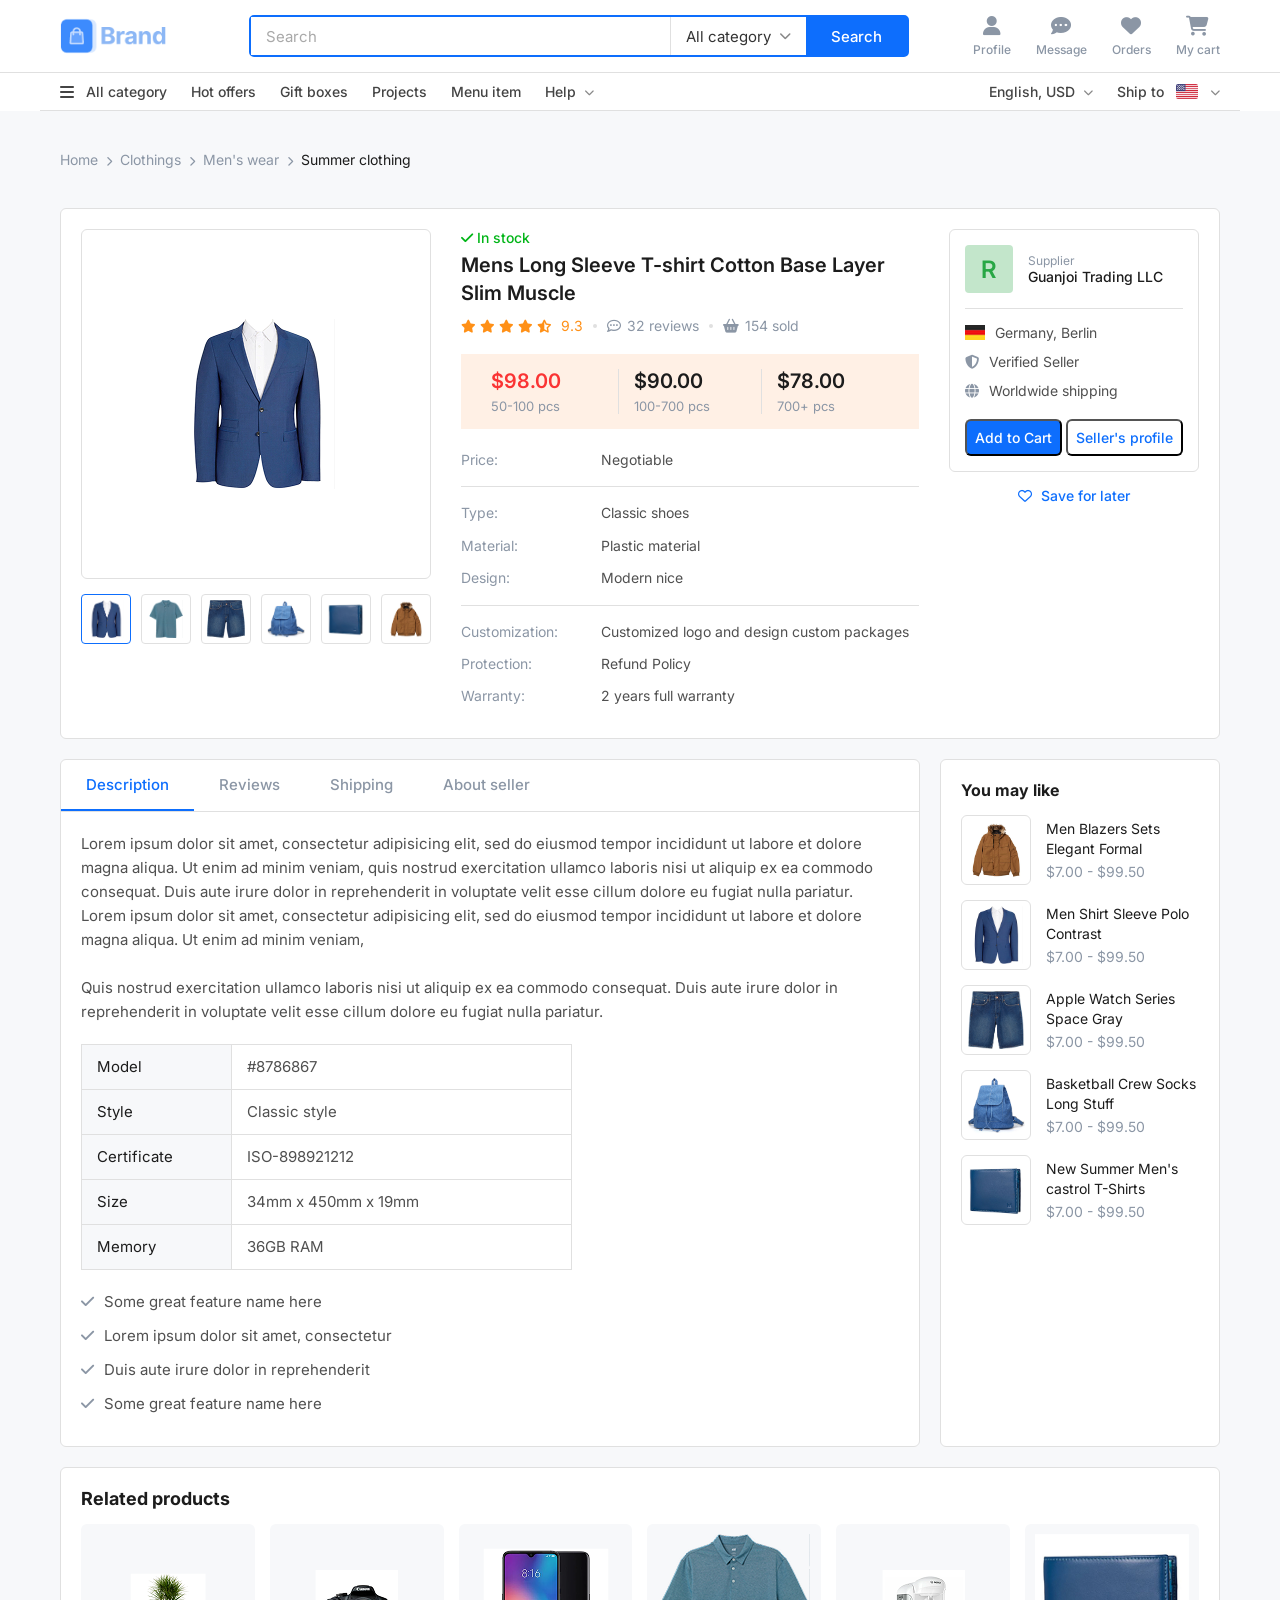
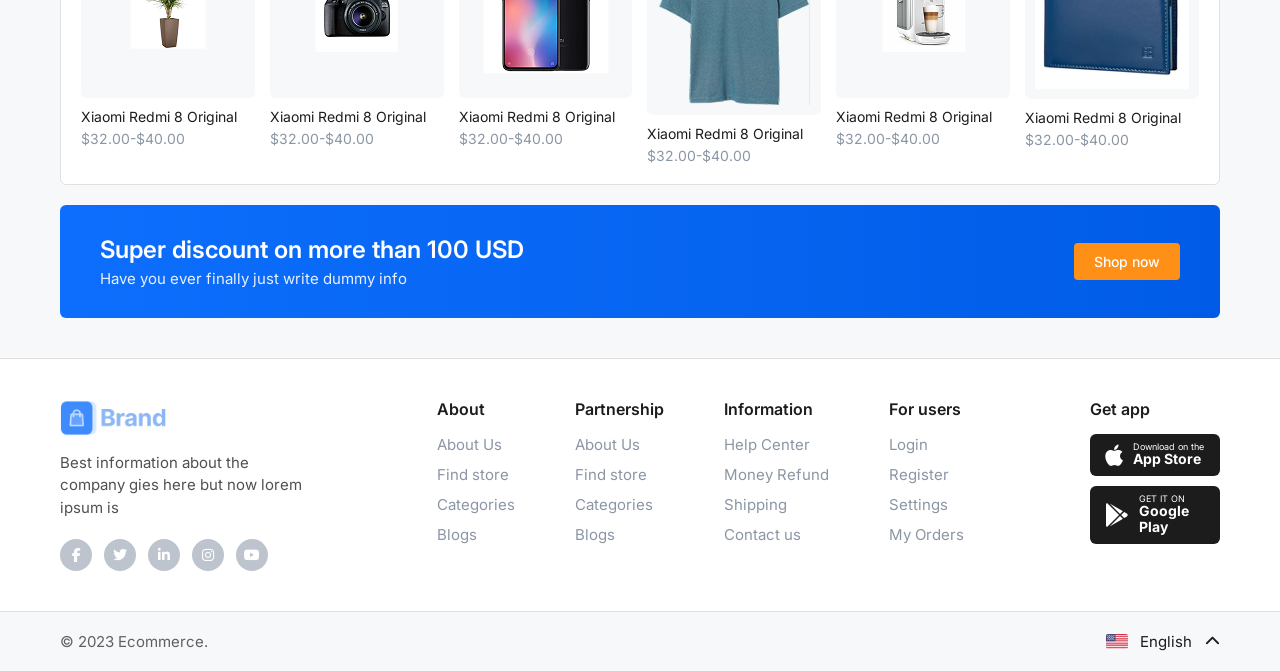
<file: product.html>
<!DOCTYPE html>
<html lang="en">
<head>
    <meta charset="UTF-8">
    <meta name="viewport" content="width=device-width, initial-scale=1.0">
    <title>Responsive Navbar with Sub-Nav</title>
    <link rel="stylesheet" href="style.css">
    <link href="https://fonts.googleapis.com/css2?family=Inter:wght@400;500;600;700&display=swap" rel="stylesheet">
    <!-- Font Awesome for Icons -->
    <link rel="stylesheet" href="https://cdnjs.cloudflare.com/ajax/libs/font-awesome/6.4.0/css/all.min.css">
    <script src="products.js" defer></script>
    <script src="cart.js" defer></script>
</head>
<body>
    <header class="navbar">
        <div class="nav-container">
            <!-- Logo Section -->
            <a href="index.html" class="brand-logo">
                <img src="../assets/assets/Layout/Brand/logo-colored.png" alt="Brand Logo" class="brand-logo-img">
            </a>

            <!-- Search Section -->
            <div class="search-bar">
                <input type="text" class="search-input" placeholder="Search">
                <div class="category-dropdown dropdown">
                    <div class="dropdown-trigger">
                        <span>All category</span>
                        <i class="fa-solid fa-chevron-down"></i>
                    </div>
                    <ul class="dropdown-menu">
                        <li><a href="listing.html?category=automobiles">Automobiles</a></li>
                        <li><a href="listing.html?category=clothes">Clothes and wear</a></li>
                        <li><a href="listing.html?category=home">Home interiors</a></li>
                    </ul>
                </div>
                <button class="search-btn">Search</button>
            </div>

            <!-- Action Items Section -->
            <div class="nav-actions">
                <a href="#" class="action-item">
                    <i class="fa-solid fa-user"></i>
                    <span>Profile</span>
                </a>
                <a href="#" class="action-item">
                    <i class="fa-solid fa-comment-dots"></i>
                    <span>Message</span>
                </a>
                <a href="listing.html" class="action-item">
                    <i class="fa-solid fa-heart"></i>
                    <span>Orders</span>
                </a>
                <a href="cart.html" class="action-item">
                    <i class="fa-solid fa-cart-shopping"></i>
                    <span>My cart</span>
                    <span class="cart-badge" style="display: none;">0</span>
                </a>
            </div>
            <div class="mobile-toggle" id="mobileToggle">
                <i class="fa-solid fa-bars"></i>
            </div>
        </div>

        <hr class="nav-divider">

        <!-- Secondary Navbar (Sub-nav) -->
        <div class="sub-nav-container">
            <div class="sub-nav-left">
                <div class="sub-nav-item dropdown">
                    <span class="dropdown-trigger"><i class="fa-solid fa-bars" style="font-size: 16px; margin-right: 4px; color: #444;"></i> All category</span>
                    <ul class="dropdown-menu">
                        <li><a href="listing.html?category=automobiles">Automobiles</a></li>
                        <li><a href="listing.html?category=clothes">Clothes and wear</a></li>
                        <li><a href="listing.html?category=home">Home interiors</a></li>
                        <li><a href="listing.html?category=electronics">Computer and tech</a></li>
                        <li><a href="listing.html?category=tools">Tools, equipments</a></li>
                    </ul>
                </div>
                <a href="listing.html?tag=hot" class="sub-nav-item">Hot offers</a>
                <a href="listing.html?tag=gift" class="sub-nav-item">Gift boxes</a>
                <a href="listing.html?tag=projects" class="sub-nav-item">Projects</a>
                <a href="listing.html" class="sub-nav-item">Menu item</a>
                <div class="sub-nav-item dropdown">
                    <span class="dropdown-trigger">Help <i class="fa-solid fa-chevron-down"></i></span>
                    <ul class="dropdown-menu align-right">
                        <li><a href="#">FAQ</a></li>
                        <li><a href="#">Support</a></li>
                    </ul>
                </div>
            </div>
            <div class="sub-nav-right">
                <div class="sub-nav-item dropdown">
                    <span class="dropdown-trigger">English, USD <i class="fa-solid fa-chevron-down"></i></span>
                    <ul class="dropdown-menu align-right">
                        <li><a href="#">UAE, Arabic Emirates (shopname.ae)</a></li>
                        <li><a href="#">Australia, Australia (shopname.ae)</a></li>
                        <li><a href="#">US, United States (shopname.ae)</a></li>
                        <li><a href="#">RU, Russia (shopname.ru)</a></li>
                        <li><a href="#">IT, Italy (shopname.it)</a></li>
                        <li><a href="#">DK, Denmark (denmark.com.dk)</a></li>
                        <li><a href="#">FR, France (shopname.com.fr)</a></li>
                        <li><a href="#">CN, China (shopname.ae)</a></li>
                        <li><a href="#">GB, Great Britain (shopname.co.uk)</a></li>
                    </ul>
                </div>
                <div class="sub-nav-item dropdown">
                    <span class="dropdown-trigger">Ship to <img src="../assets/assets/Layout1/Image/flags/US@2x.png" alt="US" class="flag-icon-img"> <i class="fa-solid fa-chevron-down"></i></span>
                    <ul class="dropdown-menu align-right">
                        <li><a href="#">🇦🇪 UAE</a></li>
                        <li><a href="#">🇦🇺 Australia</a></li>
                        <li><a href="#">🇺🇸 US</a></li>
                        <li><a href="#">🇷🇺 RU</a></li>
                        <li><a href="#">🇮🇹 IT</a></li>
                        <li><a href="#">🇩🇰 DK</a></li>
                        <li><a href="#">🇫🇷 FR</a></li>
                        <li><a href="#">🇨🇳 CN</a></li>
                        <li><a href="#">🇬🇧 GB</a></li>
                    </ul>
                </div>
            </div>
        </div>
        
        <!-- Mobile Menu (Hidden by default) -->
        <div class="mobile-menu" id="mobileMenu">
            <div class="search-bar mobile-search">
                <input type="text" class="search-input" placeholder="Search">
                <div class="category-dropdown">
                    <span>All category</span>
                    <i class="fa-solid fa-chevron-down"></i>
                </div>
                <button class="search-btn">Search</button>
            </div>
            <div class="mobile-actions">
                <a href="#" class="action-item">
                    <i class="fa-solid fa-user"></i>
                    <span>Profile</span>
                </a>
                <a href="#" class="action-item">
                    <i class="fa-solid fa-comment-dots"></i>
                    <span>Message</span>
                </a>
                <a href="listing.html" class="action-item">
                    <i class="fa-solid fa-heart"></i>
                    <span>Orders</span>
                </a>
                <a href="cart.html" class="action-item">
                    <i class="fa-solid fa-cart-shopping"></i>
                    <span>My cart</span>
                </a>
            </div>

            <hr class="nav-divider" style="margin: 15px 0;">
            <div class="mobile-sub-nav">
                <div class="sub-nav-item dropdown">
                    <span class="dropdown-trigger"><i class="fa-solid fa-bars" style="color:#444;"></i> All category</span>
                    <ul class="dropdown-menu">
                        <li><a href="listing.html?category=automobiles">Automobiles</a></li>
                        <li><a href="listing.html?category=clothes">Clothes and wear</a></li>
                        <li><a href="listing.html?category=home">Home interiors</a></li>
                        <li><a href="listing.html?category=electronics">Computer and tech</a></li>
                        <li><a href="listing.html?category=tools">Tools, equipments</a></li>
                    </ul>
                </div>
                <a href="listing.html?tag=hot" class="sub-nav-item">Hot offers</a>
                <a href="listing.html?tag=gift" class="sub-nav-item">Gift boxes</a>
                <a href="listing.html?tag=projects" class="sub-nav-item">Projects</a>
                <a href="listing.html" class="sub-nav-item">Menu item</a>
                <div class="sub-nav-item dropdown">
                    <span class="dropdown-trigger">Help <i class="fa-solid fa-chevron-down"></i></span>
                    <ul class="dropdown-menu">
                        <li><a href="#">FAQ</a></li>
                        <li><a href="#">Support</a></li>
                    </ul>
                </div>
            </div>
            
            <hr class="nav-divider" style="margin: 15px 0;">
            <div class="mobile-sub-nav">
                <div class="sub-nav-item dropdown">
                    <span class="dropdown-trigger">English, USD <i class="fa-solid fa-chevron-down"></i></span>
                    <ul class="dropdown-menu">
                        <li><a href="#">German, EUR</a></li>
                        <li><a href="#">Russian, RUB</a></li>
                    </ul>
                </div>
                <div class="sub-nav-item dropdown">
                    <span class="dropdown-trigger">Ship to <img src="../assets/assets/Layout1/Image/flags/DE@2x.png" alt="DE" class="flag-icon-img"> <i class="fa-solid fa-chevron-down"></i></span>
                    <ul class="dropdown-menu">
                        <li><a href="#">🇩🇰 Denmark</a></li>
                        <li><a href="#">🇫🇷 France</a></li>
                    </ul>
                </div>
            </div>
        </div>
    </header>

    <main class="main-content">
        <!-- Breadcrumb -->
        <div class="breadcrumb-container">
            <ul class="breadcrumb">
                <li><a href="#">Home</a></li>
                <li><i class="fa-solid fa-chevron-right"></i></li>
                <li><a href="#">Clothings</a></li>
                <li><i class="fa-solid fa-chevron-right"></i></li>
                <li><a href="#">Men's wear</a></li>
                <li><i class="fa-solid fa-chevron-right"></i></li>
                <li class="active">Summer clothing</li>
            </ul>
        </div>

        <div class="product-page-container">
            <!-- Top Section: Main Info -->
            <section class="product-top-row">
                <!-- Gallery -->
                <div class="product-gallery">
                    <div class="main-image">
                        <img src="../assets/assets/Layout/alibaba/Image/cloth/image 30.png" alt="Product Image">
                    </div>
                    <div class="thumbnail-list">
                        <img src="../assets/assets/Layout/alibaba/Image/cloth/image 30.png" alt="Thumb" class="active">
                        <img src="../assets/assets/Layout/alibaba/Image/cloth/Bitmap.png" alt="Thumb">
                        <img src="../assets/assets/Layout/alibaba/Image/cloth/Bitmap (2).png" alt="Thumb">
                        <img src="../assets/assets/Layout/alibaba/Image/cloth/image 26.png" alt="Thumb">
                        <img src="../assets/assets/Layout/alibaba/Image/cloth/image 24.png" alt="Thumb">
                        <img src="../assets/assets/Layout/alibaba/Image/cloth/2 1.png" alt="Thumb">
                    </div>
                </div>

                <!-- Product Info -->
                <div class="product-info-col">
                    <div class="stock-status"><i class="fa-solid fa-check"></i> In stock</div>
                    <h1 class="product-page-title">Mens Long Sleeve T-shirt Cotton Base Layer Slim Muscle</h1>
                    
                    <div class="product-meta">
                        <div class="stars">
                            <i class="fa-solid fa-star"></i>
                            <i class="fa-solid fa-star"></i>
                            <i class="fa-solid fa-star"></i>
                            <i class="fa-solid fa-star"></i>
                            <i class="fa-solid fa-star-half-stroke"></i>
                            <span class="rating-num">9.3</span>
                        </div>
                        <div class="meta-dot"></div>
                        <div class="meta-item"><i class="fa-regular fa-comment-dots text-gray"></i> 32 reviews</div>
                        <div class="meta-dot"></div>
                        <div class="meta-item"><i class="fa-solid fa-basket-shopping text-gray"></i> 154 sold</div>
                    </div>

                    <!-- Tiered Pricing -->
                    <div class="tiered-pricing">
                        <div class="price-tier active-tier">
                            <div class="tier-price text-danger">$98.00</div>
                            <div class="tier-qty">50-100 pcs</div>
                        </div>
                        <div class="price-tier border-left">
                            <div class="tier-price">$90.00</div>
                            <div class="tier-qty">100-700 pcs</div>
                        </div>
                        <div class="price-tier border-left">
                            <div class="tier-price">$78.00</div>
                            <div class="tier-qty">700+ pcs</div>
                        </div>
                    </div>

                    <!-- Attributes list -->
                    <div class="product-attributes">
                        <div class="attr-row">
                            <span class="attr-label">Price:</span>
                            <span class="attr-value">Negotiable</span>
                        </div>
                        <div class="attr-row divider-row"></div>
                        <div class="attr-row">
                            <span class="attr-label">Type:</span>
                            <span class="attr-value">Classic shoes</span>
                        </div>
                        <div class="attr-row">
                            <span class="attr-label">Material:</span>
                            <span class="attr-value">Plastic material</span>
                        </div>
                        <div class="attr-row">
                            <span class="attr-label">Design:</span>
                            <span class="attr-value">Modern nice</span>
                        </div>
                        <div class="attr-row divider-row"></div>
                        <div class="attr-row">
                            <span class="attr-label">Customization:</span>
                            <span class="attr-value">Customized logo and design custom packages</span>
                        </div>
                        <div class="attr-row">
                            <span class="attr-label">Protection:</span>
                            <span class="attr-value">Refund Policy</span>
                        </div>
                        <div class="attr-row">
                            <span class="attr-label">Warranty:</span>
                            <span class="attr-value">2 years full warranty</span>
                        </div>
                    </div>
                </div>

                <!-- Supplier Card -->
                <div class="supplier-col">
                    <div class="supplier-card">
                        <div class="supplier-header">
                            <div class="supplier-avatar">R</div>
                            <div class="supplier-title-info">
                                <span class="supp-label">Supplier</span>
                                <span class="supp-name">Guanjoi Trading LLC</span>
                            </div>
                        </div>
                        <div class="supplier-flags">
                            <div class="supp-flag-row">
                                <img src="../assets/assets/Layout1/Image/flags/DE@2x.png" alt="flag">
                                <span>Germany, Berlin</span>
                            </div>
                            <div class="supp-flag-row">
                                <i class="fa-solid fa-shield-halved text-gray"></i>
                                <span>Verified Seller</span>
                            </div>
                            <div class="supp-flag-row">
                                <i class="fa-solid fa-globe text-gray"></i>
                                <span>Worldwide shipping</span>
                            </div>
                        </div>
                        <div class="supplier-actions">
                            <button class="btn btn-primary w-100 mb-2" style="justify-content:center;" onclick="addToCart({id: 'prd1', name: 'Mens Long Sleeve T-shirt', price: 98.00, image: '../assets/assets/Layout/alibaba/Image/cloth/image 30.png'})">Add to Cart</button>
                            <button class="btn btn-secondary w-100" style="justify-content:center;">Seller's profile</button>
                        </div>
                    </div>
                    <div class="save-later-btn">
                        <i class="fa-regular fa-heart"></i> Save for later
                    </div>
                </div>
            </section>

            <!-- Middle Section: Tabs + You May Like -->
            <section class="product-middle-row">
                <div class="product-tabs-content">
                    <div class="tabs-header">
                        <div class="tab-item active">Description</div>
                        <div class="tab-item">Reviews</div>
                        <div class="tab-item">Shipping</div>
                        <div class="tab-item">About seller</div>
                    </div>
                    <div class="tab-body">
                        <p class="tab-text">Lorem ipsum dolor sit amet, consectetur adipisicing elit, sed do eiusmod tempor incididunt ut labore et dolore magna aliqua. Ut enim ad minim veniam, quis nostrud exercitation ullamco laboris nisi ut aliquip ex ea commodo consequat. Duis aute irure dolor in reprehenderit in voluptate velit esse cillum dolore eu fugiat nulla pariatur.  Lorem ipsum dolor sit amet, consectetur adipisicing elit, sed do eiusmod tempor incididunt ut labore et dolore magna aliqua. Ut enim ad minim veniam,
<br><br>
Quis nostrud exercitation ullamco laboris nisi ut aliquip ex ea commodo consequat. Duis aute irure dolor in reprehenderit in voluptate velit esse cillum dolore eu fugiat nulla pariatur.
                        </p>
                        
                        <table class="specs-table">
                            <tr>
                                <td>Model</td>
                                <td>#8786867</td>
                            </tr>
                            <tr>
                                <td>Style</td>
                                <td>Classic style</td>
                            </tr>
                            <tr>
                                <td>Certificate</td>
                                <td>ISO-898921212</td>
                            </tr>
                            <tr>
                                <td>Size</td>
                                <td>34mm x 450mm x 19mm</td>
                            </tr>
                            <tr>
                                <td>Memory</td>
                                <td>36GB RAM</td>
                            </tr>
                        </table>

                        <ul class="features-list">
                            <li><i class="fa-solid fa-check text-gray"></i> Some great feature name here</li>
                            <li><i class="fa-solid fa-check text-gray"></i> Lorem ipsum dolor sit amet, consectetur</li>
                            <li><i class="fa-solid fa-check text-gray"></i> Duis aute irure dolor in reprehenderit</li>
                            <li><i class="fa-solid fa-check text-gray"></i> Some great feature name here</li>
                        </ul>
                    </div>
                </div>

                <div class="you-may-like">
                    <h4>You may like</h4>
                    <div class="yml-list">
                        <!-- YML Item -->
                        <div class="yml-item">
                            <div class="yml-img">
                                <img src="../assets/assets/Layout/alibaba/Image/cloth/2 1.png" alt="Suit">
                            </div>
                            <div class="yml-info">
                                <p class="yml-title">Men Blazers Sets Elegant Formal</p>
                                <p class="yml-price">$7.00 - $99.50</p>
                            </div>
                        </div>
                        <div class="yml-item">
                            <div class="yml-img">
                                <img src="../assets/assets/Layout/alibaba/Image/cloth/image 30.png" alt="Shirt">
                            </div>
                            <div class="yml-info">
                                <p class="yml-title">Men Shirt Sleeve Polo Contrast</p>
                                <p class="yml-price">$7.00 - $99.50</p>
                            </div>
                        </div>
                        <div class="yml-item">
                            <div class="yml-img">
                                <img src="../assets/assets/Layout/alibaba/Image/cloth/Bitmap (2).png" alt="Jacket">
                            </div>
                            <div class="yml-info">
                                <p class="yml-title">Apple Watch Series Space Gray</p>
                                <p class="yml-price">$7.00 - $99.50</p>
                            </div>
                        </div>
                        <div class="yml-item">
                            <div class="yml-img">
                                <img src="../assets/assets/Layout/alibaba/Image/cloth/image 26.png" alt="Shorts">
                            </div>
                            <div class="yml-info">
                                <p class="yml-title">Basketball Crew Socks Long Stuff</p>
                                <p class="yml-price">$7.00 - $99.50</p>
                            </div>
                        </div>
                        <div class="yml-item">
                            <div class="yml-img">
                                <img src="../assets/assets/Layout/alibaba/Image/cloth/image 24.png" alt="Bag">
                            </div>
                            <div class="yml-info">
                                <p class="yml-title">New Summer Men's castrol T-Shirts</p>
                                <p class="yml-price">$7.00 - $99.50</p>
                            </div>
                        </div>
                    </div>
                </div>
            </section>

            <!-- Bottom Section: Related Products -->
            <section class="related-products-section">
                <div class="related-header">
                    <h3>Related products</h3>
                </div>
                <div class="related-grid">
                    <div class="related-item">
                        <div class="related-img">
                            <img src="../assets/assets/Image/interior/image 89.png" alt="Product">
                        </div>
                        <p class="related-title">Xiaomi Redmi 8 Original</p>
                        <p class="related-price">$32.00-$40.00</p>
                    </div>
                    <div class="related-item">
                        <div class="related-img">
                            <img src="../assets/assets/Image/tech/6.png" alt="Product">
                        </div>
                        <p class="related-title">Xiaomi Redmi 8 Original</p>
                        <p class="related-price">$32.00-$40.00</p>
                    </div>
                    <div class="related-item">
                        <div class="related-img">
                            <img src="../assets/assets/Image/tech/image 23.png" alt="Product">
                        </div>
                        <p class="related-title">Xiaomi Redmi 8 Original</p>
                        <p class="related-price">$32.00-$40.00</p>
                    </div>
                    <div class="related-item">
                        <div class="related-img">
                            <img src="../assets/assets/Layout/alibaba/Image/cloth/Bitmap.png" alt="Product">
                        </div>
                        <p class="related-title">Xiaomi Redmi 8 Original</p>
                        <p class="related-price">$32.00-$40.00</p>
                    </div>
                    <div class="related-item">
                        <div class="related-img">
                            <img src="../assets/assets/Image/interior/8.png" alt="Product">
                        </div>
                        <p class="related-title">Xiaomi Redmi 8 Original</p>
                        <p class="related-price">$32.00-$40.00</p>
                    </div>
                    <div class="related-item">
                        <div class="related-img">
                            <img src="../assets/assets/Layout/alibaba/Image/cloth/image 24.png" alt="Product">
                        </div>
                        <p class="related-title">Xiaomi Redmi 8 Original</p>
                        <p class="related-price">$32.00-$40.00</p>
                    </div>
                </div>
            </section>

            <!-- Bottom Promo Banner -->
            <section class="bottom-promo blue-gradient-bg">
                <div class="promo-content">
                    <h3>Super discount on more than 100 USD</h3>
                    <p>Have you ever finally just write dummy info</p>
                </div>
                <button class="btn btn-orange">Shop now</button>
            </section>
        </div>
    </main>

    <!-- Footer -->
    <footer class="footer">
        <div class="footer-top">
            <div class="footer-brand">
                <a href="#" class="brand-logo mb-3">
                    <img src="../assets/assets/Layout/Brand/logo-colored.png" alt="Brand Logo" class="brand-logo-img">
                </a>
                <p>Best information about the company gies here but now lorem ipsum is</p>
                <div class="social-icons">
                    <a href="#"><i class="fa-brands fa-facebook-f"></i></a>
                    <a href="#"><i class="fa-brands fa-twitter"></i></a>
                    <a href="#"><i class="fa-brands fa-linkedin-in"></i></a>
                    <a href="#"><i class="fa-brands fa-instagram"></i></a>
                    <a href="#"><i class="fa-brands fa-youtube"></i></a>
                </div>
            </div>
            <div class="footer-links">
                <div class="link-column">
                    <h4>About</h4>
                    <ul>
                        <li><a href="#">About Us</a></li>
                        <li><a href="#">Find store</a></li>
                        <li><a href="#">Categories</a></li>
                        <li><a href="#">Blogs</a></li>
                    </ul>
                </div>
                <div class="link-column">
                    <h4>Partnership</h4>
                    <ul>
                        <li><a href="#">About Us</a></li>
                        <li><a href="#">Find store</a></li>
                        <li><a href="#">Categories</a></li>
                        <li><a href="#">Blogs</a></li>
                    </ul>
                </div>
                <div class="link-column">
                    <h4>Information</h4>
                    <ul>
                        <li><a href="#">Help Center</a></li>
                        <li><a href="#">Money Refund</a></li>
                        <li><a href="#">Shipping</a></li>
                        <li><a href="#">Contact us</a></li>
                    </ul>
                </div>
                <div class="link-column">
                    <h4>For users</h4>
                    <ul>
                        <li><a href="#">Login</a></li>
                        <li><a href="#">Register</a></li>
                        <li><a href="#">Settings</a></li>
                        <li><a href="#">My Orders</a></li>
                    </ul>
                </div>
            </div>
            <div class="footer-apps">
                <h4>Get app</h4>
                <div class="app-buttons">
                    <a href="#" class="app-btn">
                        <i class="fa-brands fa-apple"></i>
                        <div class="app-btn-text">
                            <span>Download on the</span>
                            <strong>App Store</strong>
                        </div>
                    </a>
                    <a href="#" class="app-btn">
                        <i class="fa-brands fa-google-play"></i>
                        <div class="app-btn-text">
                            <span>GET IT ON</span>
                            <strong>Google Play</strong>
                        </div>
                    </a>
                </div>
            </div>
        </div>
        <div class="footer-bottom">
            <div class="bottom-container">
                <p>© 2023 Ecommerce.</p>
                <div class="language-selector dropdown">
                    <div class="dropdown-trigger">
                        <img src="../assets/assets/Layout1/Image/flags/US@2x.png" alt="EN" class="flag-icon-img">
                        <span>English</span>
                        <i class="fa-solid fa-chevron-up ml-2"></i>
                    </div>
                    <ul class="dropdown-menu align-right bottom-up">
                        <li><a href="#">Deutsch</a></li>
                        <li><a href="#">Français</a></li>
                        <li><a href="#">Español</a></li>
                    </ul>
                </div>
            </div>
        </div>
    </footer>

    <script>
        // Dynamic Product Loading
        document.addEventListener('DOMContentLoaded', () => {
            const urlParams = new URLSearchParams(window.location.search);
            const productId = urlParams.get('id');
            const product = productsData[productId];

            if (product) {
                // Update Breadcrumbs
                const breadcrumb = document.querySelector('.breadcrumb');
                breadcrumb.innerHTML = `
                    <li><a href="index.html">Home</a></li>
                    <li><i class="fa-solid fa-chevron-right"></i></li>
                    <li><a href="listing.html?category=${product.category.toLowerCase()}">${product.category}</a></li>
                    <li><i class="fa-solid fa-chevron-right"></i></li>
                    <li><a href="#">${product.subCategory}</a></li>
                    <li><i class="fa-solid fa-chevron-right"></i></li>
                    <li class="active">${product.title}</li>
                `;

                // Update Main Info
                document.querySelector('.product-page-title').textContent = product.name;
                document.querySelector('.main-image img').src = product.image;
                
                // Update Primary Price
                const priceElement = document.querySelector('.tier-price.text-danger');
                if (priceElement) priceElement.textContent = `$${product.price.toFixed(2)}`;

                // Update "Add to Cart" Button
                const cartBtn = document.querySelector('.supplier-actions button.btn-primary');
                if (cartBtn) {
                    cartBtn.setAttribute('onclick', `addToCart({id: '${productId}', name: '${product.name.replace(/'/g, "\\'")}', price: ${product.price}, image: '${product.image}'})`);
                }

                // Update Thumbnails (for demo, just reuse product image)
                const thumbs = document.querySelectorAll('.thumbnail-list img');
                thumbs.forEach(img => img.src = product.image);
            }
        });

        // Mobile menu toggle
        const mobileToggle = document.getElementById('mobileToggle');
        const mobileMenu = document.getElementById('mobileMenu');

        mobileToggle.addEventListener('click', () => {
            mobileMenu.classList.toggle('active');
        });

        // Dropdown toggle logic
        const dropdowns = document.querySelectorAll('.dropdown');
        dropdowns.forEach(dropdown => {
            const trigger = dropdown.querySelector('.dropdown-trigger');
            if (trigger) {
                trigger.addEventListener('click', (e) => {
                    e.preventDefault();
                    // Close others
                    dropdowns.forEach(d => {
                        if (d !== dropdown) {
                            d.classList.remove('active');
                        }
                    });
                    dropdown.classList.toggle('active');
                });
            }
        });

        // Close dropdowns on outside click
        document.addEventListener('click', (e) => {
            if (!e.target.closest('.dropdown')) {
                dropdowns.forEach(d => d.classList.remove('active'));
            }
        });



        // Deals & Offers Countdown Timer
        function initTimer() {
            // Initializing with remaining sum inside span (4 days 13 hours 34 min 56 s)
            // Or just a general arbitrary countdown timestamp
            let totalSeconds = (4 * 24 * 3600) + (13 * 3600) + (34 * 60) + 56;

            const daysEl = document.getElementById('deals-days');
            const hoursEl = document.getElementById('deals-hours');
            const minutesEl = document.getElementById('deals-minutes');
            const secondsEl = document.getElementById('deals-seconds');

            if(!daysEl) return;

            const interval = setInterval(() => {
                if (totalSeconds <= 0) {
                    clearInterval(interval);
                    return;
                }
                totalSeconds--;

                const d = Math.floor(totalSeconds / (24 * 3600));
                const h = Math.floor((totalSeconds % (24 * 3600)) / 3600);
                const m = Math.floor((totalSeconds % 3600) / 60);
                const s = Math.floor(totalSeconds % 60);

                daysEl.textContent = d < 10 ? '0' + d : d;
                hoursEl.textContent = h < 10 ? '0' + h : h;
                minutesEl.textContent = m < 10 ? '0' + m : m;
                secondsEl.textContent = s < 10 ? '0' + s : s;
            }, 1000);
        }
        initTimer();

        // Product Cards Navigation
        document.querySelectorAll('.product-card, .yml-item, .related-item').forEach(card => {
            card.style.cursor = 'pointer';
            card.addEventListener('click', (e) => {
                const id = card.getAttribute('data-id') || 'prd1';
                if(!e.target.closest('.btn-heart')) {
                    window.location.href = `product.html?id=${id}`;
                }
            });
        });
    </script>
</body>
</html>
</file>
<file: style.css>
* {
    margin: 0;
    padding: 0;
    box-sizing: border-box;
    font-family: 'Inter', sans-serif;
}

body {
    width: 100%;
    min-height: 100vh;
    background-color: #f7f8fa;
}

a {
    text-decoration: none;
    color: inherit;
}

/* Navbar Base */
.navbar {
    background-color: #ffffff;
    position: sticky;
    top: 0;
    z-index: 1000;
}

.nav-container {
    max-width: 1200px;
    margin: 0 auto;
    padding: 15px 20px;
    display: flex;
    align-items: center;
    justify-content: space-between;
}

.nav-divider {
    border: none;
    height: 1px;
    background-color: #e0e0e0;
}

/* Secondary Navbar (Sub-nav) */
.sub-nav-container {
    max-width: 1200px;
    margin: 0 auto;
    padding: 10px 20px;
    display: flex;
    align-items: center;
    justify-content: space-between;
    border-bottom: 1px solid #e0e0e0;
}

.sub-nav-container::-webkit-scrollbar {
    display: none;
}

.sub-nav-left, .sub-nav-right {
    display: flex;
    align-items: center;
    gap: 24px;
    white-space: nowrap;
}

.sub-nav-item {
    font-size: 14px;
    color: #444;
    display: flex;
    align-items: center;
    gap: 6px;
    transition: color 0.2s;
    font-weight: 500;
}

.sub-nav-item:hover {
    color: #0d6efd;
}

.sub-nav-item i {
    font-size: 10px;
    color: #888;
}

.brand-logo {
    display: flex;
    align-items: center;
    gap: 10px;
}

.flag-icon-img {
    width: 22px;
    height: 15px;
    object-fit: cover;
    border-radius: 2px;
    margin: 0 4px;
}

.logo-icon {
    width: 38px;
    height: 38px;
    background-color: #3b82f6; /* Blue */
    color: white;
    border-radius: 8px; /* App icon curvature */
    display: flex;
    align-items: center;
    justify-content: center;
    font-size: 18px;
}

.brand-text {
    font-size: 24px;
    font-weight: 700;
    color: #8cb4ff; /* Lighter blue to match screenshot */
    letter-spacing: -0.5px;
}

/* Search Bar */
.search-bar {
    display: flex;
    align-items: center;
    border: 2px solid #0d6efd; /* Primary blue border */
    border-radius: 5px;
    height: 42px;
    flex: 1;
    max-width: 660px;
    margin: 0 40px;
    background-color: #ffffff;
    /* Removed overflow: hidden to allow dropdowns to show */
}

.search-input {
    flex: 1;
    height: 100%;
    border: none;
    padding: 0 15px;
    outline: none;
    font-size: 15px;
    color: #333;
}

.search-input::placeholder {
    color: #a9a9a9;
}

.category-dropdown {
    display: flex;
    align-items: center;
    gap: 12px;
    padding: 0 15px;
    height: 100%;
    border-left: 1px solid #e0e0e0;
    color: #333;
    font-size: 15px;
    cursor: pointer;
    background-color: #fff;
    white-space: nowrap;
}

.category-dropdown:hover {
    background-color: #f9f9f9;
}

.category-dropdown i {
    font-size: 12px;
    color: #888;
}

.search-btn {
    height: 100%;
    padding: 0 25px;
    background-color: #0d6efd;
    color: white;
    border: none;
    font-size: 15px;
    font-weight: 500;
    cursor: pointer;
    transition: background-color 0.2s;
}

.search-btn:hover {
    background-color: #0b5ed7;
}

/* Action Items */
.nav-actions {
    display: flex;
    align-items: center;
    gap: 25px;
}

.action-item {
    display: flex;
    flex-direction: column;
    align-items: center;
    gap: 6px;
    color: #8b96a5; /* Grey text and icons */
    transition: color 0.2s;
}

.action-item i {
    font-size: 20px;
}

.action-item span {
    font-size: 12px;
    font-weight: 500;
}

.action-item:hover {
    color: #0d6efd;
}

/* Mobile Adjustments */
.mobile-toggle { display: none; font-size: 24px; color: #444; cursor: pointer; }
.mobile-menu { display: none; padding: 15px 20px; background-color: #fff; border-bottom: 1px solid #e0e0e0; }
.mobile-menu.active { display: block; }

/* =========================================
   Hero Section Styles
   ========================================= */

.main-content {
    background-color: #f7f8fa;
    padding: 20px 0;
}

.hero-section {
    background-color: #fff;
    max-width: 1200px;
    margin: 0 auto;
    border: 1px solid #e0e0e0;
    border-radius: 6px;
    padding: 15px;
}

.hero-container {
    display: flex;
    gap: 15px;
    height: 380px; 
}

/* Left Sidebar Menu */
.hero-sidebar {
    width: 250px;
    flex-shrink: 0;
}

.hero-menu {
    list-style: none;
    padding-top: 5px;
}

.hero-menu li a {
    display: block;
    padding: 10px 15px;
    color: #505050;
    font-size: 15px;
    border-radius: 6px;
    transition: background-color 0.2s, color 0.2s;
    font-weight: 400;
}

.hero-menu li.active a, .hero-menu li a:hover {
    background-color: #e3f2fd;
    color: #1c1c1c;
    font-weight: 500;
}

/* Center Banner */
.hero-banner {
    flex: 1;
    background-image: url('../assets/assets/Image/backgrounds/Banner-board-800x420 2.png');
    background-size: cover;
    background-position: center;
    background-color: #a3e6cd; /* Fallback */
    border-radius: 6px;
    padding: 45px 40px;
    display: flex;
    flex-direction: column;
    justify-content: flex-start;
}

.banner-subtitle {
    font-size: 24px;
    color: #1c1c1c;
    margin-bottom: 5px;
}

.banner-title {
    font-size: 32px;
    font-weight: 700;
    color: #1c1c1c;
    margin-bottom: 25px;
}

.btn-learn-more {
    display: inline-block;
    background-color: #ffffff;
    color: #1c1c1c;
    padding: 10px 20px;
    border-radius: 6px;
    font-weight: 500;
    font-size: 15px;
    box-shadow: 0 1px 3px rgba(0,0,0,0.1);
    align-self: flex-start;
    transition: background-color 0.2s;
}

.btn-learn-more:hover {
    background-color: #f0f0f0;
}

/* Right Sidebar Widgets */
.hero-right {
    width: 240px;
    display: flex;
    flex-direction: column;
    gap: 12px;
    flex-shrink: 0;
}

.widget {
    border-radius: 6px;
    padding: 15px;
}

/* User Widget */
.user-widget {
    background-color: #e3f2fd;
    display: flex;
    flex-direction: column;
    gap: 15px;
    padding: 15px;
}

.user-info {
    display: flex;
    align-items: center;
    gap: 12px;
}

.user-avatar {
    width: 44px;
    height: 44px;
    background-color: #ffffff;
    border-radius: 50%;
    display: flex;
    align-items: center;
    justify-content: center;
    color: #8b96a5;
    font-size: 20px;
}

.user-text p:first-child {
    font-size: 15px;
    color: #1c1c1c;
}

.user-text p:last-child {
    font-size: 13px;
    color: #505050;
    margin-top: 2px;
}

.user-actions {
    display: flex;
    flex-direction: column;
    gap: 8px;
}

.btn {
    text-align: center;
    padding: 8px;
    border-radius: 6px;
    font-size: 14px;
    font-weight: 500;
    cursor: pointer;
    transition: background-color 0.2s, color 0.2s;
}

.btn-primary {
    background-color: #0d6efd;
    color: white;
}

.btn-primary:hover {
    background-color: #0b5ed7;
}

.btn-secondary {
    background-color: #ffffff;
    color: #0d6efd;
}

.btn-secondary:hover {
    background-color: #f9f9f9;
}

/* Promotional Widgets */
.offer-widget {
    color: white;
    font-size: 15px;
    line-height: 1.4;
    padding: 20px 15px;
    display: flex;
    align-items: flex-start;
    flex: 1;
}

.orange-bg {
    background-color: #f38332;
}

.teal-bg {
    background-color: #55bdc3;
}

/* Hero Responsive moved to bottom */

/* =========================================
   Deals and Offers Section
   ========================================= */
.deals-section {
    max-width: 1200px;
    margin: 20px auto;
    background-color: #fff;
    border: 1px solid #e0e0e0;
    border-radius: 6px;
    overflow: hidden;
}

.deals-container {
    display: flex;
}

.deals-header {
    width: 250px;
    padding: 20px;
    border-right: 1px solid #e0e0e0;
    flex-shrink: 0;
}

.deals-header h3 {
    font-size: 20px;
    color: #1c1c1c;
    margin-bottom: 5px;
}

.deals-header p {
    font-size: 15px;
    color: #8b96a5;
    margin-bottom: 15px;
}

.countdown {
    display: flex;
    gap: 6px;
}

.time-box {
    background-color: #606060;
    color: #fff;
    border-radius: 4px;
    padding: 6px;
    display: flex;
    flex-direction: column;
    align-items: center;
    width: 45px;
}

.time-box .val {
    font-size: 16px;
    font-weight: 700;
    line-height: 1.2;
}

.time-box .lbl {
    font-size: 11px;
}

.deals-items {
    display: flex;
    flex: 1;
}

.deal-item {
    flex: 1;
    display: flex;
    flex-direction: column;
    align-items: center;
    justify-content: center;
    padding: 20px;
    border-right: 1px solid #e0e0e0;
}

.deal-item:last-child {
    border-right: none;
}

.deal-item img {
    width: 120px;
    height: 120px;
    object-fit: contain;
    margin-bottom: 15px;
}

.deal-item p {
    font-size: 15px;
    color: #1c1c1c;
    margin-bottom: 8px;
    text-align: center;
}

.deal-item .discount {
    background-color: #ffe3e3;
    color: #eb001b;
    padding: 4px 12px;
    border-radius: 20px;
    font-size: 14px;
    font-weight: 500;
}

/* =========================================
   Category Sections
   ========================================= */
.category-section {
    max-width: 1200px;
    margin: 20px auto;
    background-color: #fff;
    border: 1px solid #e0e0e0;
    border-radius: 6px;
    overflow: hidden;
}

.category-container {
    display: flex;
}

.category-banner {
    width: 250px;
    padding: 20px;
    display: flex;
    flex-direction: column;
    flex-shrink: 0;
    background-size: cover;
    background-position: center;
}

.banner-home {
    background-color: #f3e9d4;
    background-image: url('../assets/assets/Image/backgrounds/image 106.png'); /* Assumed existing background image */
}

.banner-electronics {
    background-color: #dbe4f0;
    background-image: url('../assets/assets/Image/backgrounds/image 107.png'); /* Assumed existing background image */
}

.category-banner h3 {
    font-size: 20px;
    color: #1c1c1c;
    margin-bottom: 15px;
    max-width: 150px;
}

.btn-source {
    display: inline-block;
    background-color: #fff;
    color: #1c1c1c;
    padding: 8px 15px;
    border-radius: 6px;
    font-size: 14px;
    font-weight: 500;
    align-self: flex-start;
    box-shadow: 0 1px 3px rgba(0,0,0,0.1);
    transition: background-color 0.2s;
}

.btn-source:hover {
    background-color: #f0f0f0;
}

.category-grid {
    display: flex;
    flex-wrap: wrap;
    flex: 1;
    align-content: flex-start;
}

.grid-item {
    width: 25%;
    padding: 15px 15px 5px 15px;
    border-left: 1px solid #e0e0e0;
    border-bottom: 1px solid #e0e0e0;
    display: flex;
    justify-content: space-between;
    height: 125px;
}

.grid-item:nth-child(n+5) {
    border-bottom: none;
}

.grid-text h4 {
    font-size: 15px;
    color: #1c1c1c;
    margin-bottom: 5px;
    font-weight: 400;
}

.grid-text p {
    font-size: 13px;
    color: #8b96a5;
    line-height: 1.3;
}

.grid-item img {
    width: 70px;
    height: 70px;
    object-fit: contain;
    align-self: flex-end;
}

/* Grid Responsive moved to bottom */

/* =========================================
   Inquiry Section
   ========================================= */
.inquiry-section {
    max-width: 1200px;
    margin: 20px auto;
    background: url('../assets/assets/Image/backgrounds/image 98.png') center/cover no-repeat, linear-gradient(135deg, #2b7cff 0%, #4bcfd1 100%);
    background-blend-mode: overlay;
    border-radius: 6px;
    padding: 30px 40px;
    position: relative;
    overflow: hidden;
}

.inquiry-container {
    display: flex;
    justify-content: space-between;
    align-items: center;
    position: relative;
    z-index: 2;
    gap: 30px;
}

.inquiry-text {
    flex: 1;
    color: #fff;
    max-width: 450px;
}

.inquiry-text h2 {
    font-size: 32px;
    font-weight: 700;
    margin-bottom: 15px;
    line-height: 1.2;
}

.inquiry-text p {
    font-size: 16px;
    line-height: 1.5;
    opacity: 0.9;
}

.inquiry-form-card {
    background-color: #fff;
    border-radius: 6px;
    padding: 30px;
    width: 100%;
    max-width: 400px;
    box-shadow: 0 4px 10px rgba(0,0,0,0.1);
}

.inquiry-form-card h3 {
    font-size: 20px;
    color: #1c1c1c;
    margin-bottom: 20px;
}

.form-control {
    width: 100%;
    border: 1px solid #e0e0e0;
    border-radius: 6px;
    padding: 10px 15px;
    font-size: 15px;
    color: #333;
    outline: none;
    transition: border-color 0.2s;
    background: #fff;
}

.form-control:focus {
    border-color: #0d6efd;
}

.mb-3 {
    margin-bottom: 15px;
}

.mt-3 {
    margin-top: 15px;
}

.form-row {
    display: flex;
    gap: 10px;
}

.half-width {
    flex: 1;
}

textarea.form-control {
    resize: none;
}

/* =========================================
   Recommended Items Section
   ========================================= */
.recommended-section {
    max-width: 1200px;
    margin: 30px auto;
}

.section-title {
    font-size: 24px;
    color: #1c1c1c;
    margin-bottom: 20px;
    font-weight: 600;
}

.recommended-grid {
    display: grid;
    grid-template-columns: repeat(5, 1fr);
    gap: 15px;
}

.rec-item {
    background-color: #fff;
    border: 1px solid #e0e0e0;
    border-radius: 6px;
    padding: 15px;
    display: flex;
    flex-direction: column;
    transition: box-shadow 0.2s;
}

.rec-item:hover {
    box-shadow: 0 4px 12px rgba(0,0,0,0.05);
}

.rec-item img {
    width: 100%;
    height: 180px;
    object-fit: contain;
    margin-bottom: 15px;
}

.rec-info .price {
    font-size: 16px;
    font-weight: 600;
    color: #1c1c1c;
    display: block;
    margin-bottom: 5px;
}

.rec-info .desc {
    font-size: 14px;
    color: #8b96a5;
    line-height: 1.4;
    overflow: hidden;
    text-overflow: ellipsis;
    display: -webkit-box;
    -webkit-line-clamp: 2;
    line-clamp: 2;
    -webkit-box-orient: vertical;
}

/* Inquiry & Recommended Responsive moved to bottom */

/* =========================================
   Extra Services Section
   ========================================= */
.services-section {
    max-width: 1200px;
    margin: 30px auto;
}

.services-grid {
    display: grid;
    grid-template-columns: repeat(4, 1fr);
    gap: 20px;
}

.service-card {
    background-color: #fff;
    border: 1px solid #e0e0e0;
    border-radius: 6px;
    overflow: hidden;
    position: relative;
    transition: box-shadow 0.2s;
}

.service-card:hover {
    box-shadow: 0 4px 12px rgba(0,0,0,0.05);
}

.service-img {
    height: 120px;
    position: relative;
    background-color: #2b7cff;
}

.service-img img {
    width: 100%;
    height: 100%;
    object-fit: cover;
}

.service-icon {
    width: 50px;
    height: 50px;
    background-color: #dceaf8;
    color: #1c1c1c;
    border: 3px solid #fff;
    border-radius: 50%;
    display: flex;
    justify-content: center;
    align-items: center;
    font-size: 18px;
    position: absolute;
    bottom: -25px;
    right: 20px;
    z-index: 2;
    transition: color 0.2s, background-color 0.2s;
}

.service-card:hover .service-icon {
    background-color: #0d6efd;
    color: #fff;
}

.service-info {
    padding: 35px 20px 20px;
}

.service-info h4 {
    font-size: 15px;
    color: #1c1c1c;
    font-weight: 500;
    line-height: 1.4;
    max-width: 170px;
}

/* =========================================
   Suppliers by Region Section
   ========================================= */
.suppliers-section {
    max-width: 1200px;
    margin: 30px auto;
}

.suppliers-grid {
    display: grid;
    grid-template-columns: repeat(5, 1fr);
    gap: 15px 10px;
}

.supplier-item {
    display: flex;
    align-items: center;
    gap: 12px;
}

.supplier-item img {
    width: 28px;
    height: 20px;
    object-fit: cover;
    border-radius: 2px;
}

.supplier-text {
    display: flex;
    flex-direction: column;
}

.supplier-text .country {
    font-size: 15px;
    color: #1c1c1c;
    margin-bottom: 2px;
}

.supplier-text .domain {
    font-size: 13px;
    color: #8b96a5;
}

/* =========================================
   Newsletter Section
   ========================================= */
.newsletter-section {
    background-color: #f0f1f3;
    padding: 40px 0;
    text-align: center;
    margin-top: 40px;
    width: 100%;
}

.newsletter-container {
    max-width: 600px;
    margin: 0 auto;
    padding: 0 20px;
}

.newsletter-container h3 {
    font-size: 20px;
    font-weight: 600;
    color: #1c1c1c;
    margin-bottom: 8px;
}

.newsletter-container p {
    font-size: 15px;
    color: #606060;
    margin-bottom: 20px;
}

.newsletter-form {
    display: flex;
    gap: 8px;
    justify-content: center;
}

.newsletter-form .input-wrapper {
    position: relative;
    width: 100%;
    max-width: 280px;
}

.newsletter-form .input-wrapper i {
    position: absolute;
    left: 12px;
    top: 50%;
    transform: translateY(-50%);
    color: #8b96a5;
    font-size: 18px;
}

.newsletter-form input {
    width: 100%;
    height: 40px;
    padding: 10px 10px 10px 40px;
    border: 1px solid #e0e0e0;
    border-radius: 6px;
    outline: none;
    font-size: 15px;
}

.newsletter-form input:focus {
    border-color: #0d6efd;
}

.newsletter-form .btn {
    padding: 0 20px;
    height: 40px;
    font-size: 15px;
    display: flex;
    align-items: center;
    justify-content: center;
    border: none;
}

/* =========================================
   Footer Section
   ========================================= */
.footer {
    background-color: #fff;
    border-top: 1px solid #e0e0e0;
    padding-top: 40px;
}

.footer-top {
    max-width: 1200px;
    margin: 0 auto;
    padding: 0 20px 40px;
    display: flex;
    justify-content: space-between;
    gap: 30px;
    flex-wrap: wrap;
}

.footer-brand {
    max-width: 250px;
}

.footer-brand p {
    font-size: 15px;
    color: #505050;
    line-height: 1.5;
    margin-bottom: 20px;
}

.social-icons {
    display: flex;
    gap: 12px;
}

.social-icons a {
    display: flex;
    align-items: center;
    justify-content: center;
    width: 32px;
    height: 32px;
    border-radius: 50%;
    background-color: #bdc4cd;
    color: #fff;
    transition: background-color 0.2s;
    font-size: 14px;
}

.social-icons a:hover {
    background-color: #8b96a5;
}

.footer-links {
    display: flex;
    gap: 60px;
    flex-wrap: wrap;
}

.link-column h4 {
    font-size: 16px;
    font-weight: 600;
    color: #1c1c1c;
    margin-bottom: 15px;
}

.link-column ul {
    list-style: none;
}

.link-column ul li {
    margin-bottom: 10px;
}

.link-column ul li a {
    font-size: 15px;
    color: #8b96a5;
    transition: color 0.2s;
}

.link-column ul li a:hover {
    color: #1c1c1c;
}

.footer-apps h4 {
    font-size: 16px;
    font-weight: 600;
    color: #1c1c1c;
    margin-bottom: 15px;
}

.app-buttons {
    display: flex;
    flex-direction: column;
    gap: 10px;
}

.app-btn {
    display: flex;
    align-items: center;
    gap: 10px;
    background-color: #1c1c1c;
    color: #fff;
    padding: 8px 15px;
    border-radius: 6px;
    text-decoration: none;
    transition: opacity 0.2s;
    width: 130px;
}

.app-btn:hover {
    opacity: 0.9;
}

.app-btn i {
    font-size: 24px;
}

.app-btn-text {
    display: flex;
    flex-direction: column;
}

.app-btn-text span {
    font-size: 9px;
    line-height: 1;
}

.app-btn-text strong {
    font-size: 14px;
    line-height: 1.2;
}

.footer-bottom {
    background-color: #f7f8fa;
    border-top: 1px solid #e0e0e0;
    padding: 20px 0;
}

.bottom-container {
    max-width: 1200px;
    margin: 0 auto;
    padding: 0 20px;
    display: flex;
    justify-content: space-between;
    align-items: center;
}

.bottom-container p {
    font-size: 15px;
    color: #606060;
}

.language-selector {
    display: flex;
    align-items: center;
    gap: 6px;
    font-size: 15px;
    color: #1c1c1c;
    cursor: pointer;
}

.ml-2 {
    margin-left: 5px;
}

/* Footer & Misc Responsive moved to bottom */

/* =========================================
   Functional Elements: Dropdowns & Logos
   ========================================= */
.brand-logo-img {
    height: 38px;
    object-fit: contain;
}

.dropdown {
    position: relative;
    cursor: pointer;
}

.dropdown-menu {
    position: absolute;
    top: 100%;
    left: 0;
    min-width: 160px;
    background-color: #fff;
    border: 1px solid #e0e0e0;
    border-radius: 6px;
    box-shadow: 0 4px 12px rgba(0,0,0,0.1);
    list-style: none;
    padding: 8px 0;
    margin-top: 0;
    display: none;
    z-index: 9999;
}

.dropdown.active .dropdown-menu {
    display: block;
}

/* Cart Badge */
.action-item {
    position: relative;
}

.cart-badge {
    position: absolute;
    top: -5px;
    right: -5px;
    background-color: #0d6efd;
    color: white;
    font-size: 11px;
    font-weight: 700;
    width: 18px;
    height: 18px;
    border-radius: 50%;
    display: flex;
    align-items: center;
    justify-content: center;
    border: 2px solid white;
}

/* Invisible bridge to prevent hover loss */
.dropdown-menu::before {
    content: '';
    position: absolute;
    top: -15px;
    left: 0;
    width: 100%;
    height: 15px;
    background: transparent;
}

.dropdown-menu.align-right {
    left: auto;
    right: 0;
}

.dropdown-menu.bottom-up {
    top: auto;
    bottom: 100%;
    margin-top: 0;
    margin-bottom: 8px;
}

/* Allow click handling via js */
.dropdown.active .dropdown-menu {
    display: block;
}

.dropdown-trigger {
    display: flex;
    align-items: center;
    gap: 8px;
    height: 100%;
}

.dropdown-menu li a {
    display: block;
    padding: 10px 15px;
    color: #1c1c1c;
    font-size: 14px;
    text-decoration: none;
    font-weight: 400;
    transition: background-color 0.2s;
    text-align: left;
}

.dropdown-menu li a:hover {
    background-color: #f7f8fa;
    color: #0d6efd;
}

.category-dropdown {
    overflow: visible; /* To allow dropdown-menu to extend outside */
}

/* =========================================
   Product Listing Page
   ========================================= */

/* Breadcrumb */
.breadcrumb-container {
    max-width: 1200px;
    margin: 20px auto;
    padding: 0 20px;
}

.breadcrumb {
    display: flex;
    align-items: center;
    gap: 8px;
    list-style: none;
    font-size: 14px;
    color: #8b96a5;
}

.breadcrumb a {
    color: #8b96a5;
    text-decoration: none;
}

.breadcrumb a:hover {
    color: #1c1c1c;
}

.breadcrumb i {
    font-size: 10px;
}

.breadcrumb .active {
    color: #1c1c1c;
}

/* Listing Layout */
.listing-container {
    max-width: 1200px;
    margin: 0 auto 40px;
    padding: 0 20px;
    display: flex;
    gap: 20px;
    align-items: flex-start;
}

/* Sidebar Filters */
.listing-sidebar {
    width: 240px;
    flex-shrink: 0;
}

.filter-group {
    border-top: 1px solid #e0e0e0;
    padding: 15px 0;
}

.filter-group:first-child {
    border-top: none;
}

.filter-header {
    display: flex;
    justify-content: space-between;
    align-items: center;
    cursor: pointer;
    margin-bottom: 15px;
}

.filter-header h4 {
    font-size: 16px;
    font-weight: 600;
    color: #1c1c1c;
}

.filter-header i {
    color: #8b96a5;
    font-size: 14px;
}

.filter-header.border-only {
    margin-bottom: 0;
}

.filter-list {
    list-style: none;
    display: flex;
    flex-direction: column;
    gap: 10px;
}

.text-list li a {
    color: #505050;
    text-decoration: none;
    font-size: 15px;
}

.text-list li a:hover {
    color: #0d6efd;
}

.check-list li label {
    display: flex;
    align-items: center;
    gap: 10px;
    font-size: 15px;
    color: #505050;
    cursor: pointer;
}

.check-list input[type="checkbox"] {
    width: 18px;
    height: 18px;
    accent-color: #0d6efd;
    cursor: pointer;
}

.see-all {
    color: #0d6efd;
    text-decoration: none;
    font-size: 15px;
    margin-top: 5px;
    display: inline-block;
}

/* Main Area */
.listing-main {
    flex-grow: 1;
    min-width: 0;
}

.listing-top-bar {
    display: flex;
    justify-content: space-between;
    align-items: center;
    background-color: #fff;
    border: 1px solid #e0e0e0;
    border-radius: 6px;
    padding: 12px 20px;
    margin-bottom: 20px;
}

.results-count {
    font-size: 15px;
    color: #1c1c1c;
}

.listing-controls {
    display: flex;
    align-items: center;
    gap: 15px;
}

.verified-check {
    display: flex;
    align-items: center;
    gap: 8px;
    font-size: 15px;
    color: #1c1c1c;
    cursor: pointer;
}

.custom-select select {
    padding: 8px 30px 8px 15px;
    border: 1px solid #e0e0e0;
    border-radius: 6px;
    font-size: 15px;
    outline: none;
    background-color: #fff;
    appearance: none;
    background-image: url("data:image/svg+xml;charset=UTF-8,%3csvg xmlns='http://www.w3.org/2000/svg' viewBox='0 0 24 24' fill='none' stroke='currentColor' stroke-width='2' stroke-linecap='round' stroke-linejoin='round'%3e%3cpolyline points='6 9 12 15 18 9'%3e%3c/polyline%3e%3c/svg%3e");
    background-repeat: no-repeat;
    background-position: right 10px center;
    background-size: 14px;
}

.view-toggles {
    display: flex;
    border: 1px solid #e0e0e0;
    border-radius: 6px;
    overflow: hidden;
}

.view-btn {
    padding: 8px 12px;
    background: #fff;
    border: none;
    color: #8b96a5;
    cursor: pointer;
}

.view-btn.active {
    background-color: #f7f8fa;
    color: #1c1c1c;
    border-left: 1px solid #e0e0e0;
    border-right: 1px solid #e0e0e0;
}

.view-btn:first-child.active { border-left: none; }
.view-btn:last-child.active { border-right: none; }

/* Active Filters */
.active-filters {
    display: flex;
    flex-wrap: wrap;
    align-items: center;
    gap: 10px;
    margin-bottom: 20px;
}

.filter-tag {
    display: flex;
    align-items: center;
    gap: 8px;
    padding: 6px 12px;
    background-color: #fff;
    border: 1px solid #0d6efd;
    border-radius: 4px;
    font-size: 14px;
    color: #505050;
}

.filter-tag i {
    color: #8b96a5;
    cursor: pointer;
}

.clear-filters {
    color: #0d6efd;
    font-size: 14px;
    text-decoration: none;
    margin-left: 10px;
}

/* Product Grid */
.product-grid {
    display: grid;
    grid-template-columns: repeat(3, 1fr);
    gap: 20px;
    margin-bottom: 30px;
}

.product-card {
    background: #fff;
    border: 1px solid #e0e0e0;
    border-radius: 6px;
    padding: 20px;
    display: flex;
    flex-direction: column;
    transition: box-shadow 0.2s;
}

.product-card:hover {
    box-shadow: 0 4px 12px rgba(0,0,0,0.05);
}

.product-img {
    height: 180px;
    display: flex;
    align-items: center;
    justify-content: center;
    margin-bottom: 20px;
}

.product-img img {
    max-width: 100%;
    max-height: 100%;
    object-fit: contain;
}

.price-row {
    display: flex;
    justify-content: space-between;
    align-items: flex-start;
    margin-bottom: 5px;
}

.price-wrap {
    display: flex;
    align-items: center;
    gap: 8px;
}

.current-price {
    font-size: 18px;
    font-weight: 600;
    color: #1c1c1c;
}

.old-price {
    font-size: 14px;
    color: #8b96a5;
    text-decoration: line-through;
}

.btn-heart {
    background: none;
    border: 1px solid #e0e0e0;
    border-radius: 4px;
    width: 32px;
    height: 32px;
    display: flex;
    align-items: center;
    justify-content: center;
    color: #0d6efd;
    cursor: pointer;
    transition: background-color 0.2s;
}

.btn-heart:hover {
    background-color: #f7f8fa;
}

.rating-row {
    display: flex;
    align-items: center;
    gap: 8px;
    margin-bottom: 12px;
}

/* List View Styles */
.product-grid.list-view {
    grid-template-columns: 1fr;
}

.product-grid.list-view .product-card {
    flex-direction: row;
    gap: 20px;
    align-items: center;
}

.product-grid.list-view .product-img {
    width: 200px;
    height: 200px;
    flex-shrink: 0;
    margin-bottom: 0;
}

.product-grid.list-view .product-info {
    flex-grow: 1;
}

.product-grid.list-view .product-title {
    font-size: 16px;
    font-weight: 500;
}

.stars i {
    color: #ff9017;
    font-size: 13px;
}

.stars i.fa-regular {
    color: #d1d5db;
}

.rating-score {
    font-size: 14px;
    color: #ff9017;
}

.product-title {
    font-size: 15px;
    color: #505050;
    line-height: 1.4;
}

/* Pagination Row */
.pagination-row {
    display: flex;
    justify-content: flex-end;
    align-items: center;
    gap: 20px;
}

.pagination {
    display: flex;
    list-style: none;
    border: 1px solid #e0e0e0;
    border-radius: 6px;
    overflow: hidden;
}

.page-link {
    display: flex;
    align-items: center;
    justify-content: center;
    min-width: 40px;
    height: 40px;
    background: #fff;
    color: #1c1c1c;
    text-decoration: none;
    font-size: 15px;
    border-right: 1px solid #e0e0e0;
}

.page-link:last-child {
    border-right: none;
}

.page-link:hover {
    background: #f7f8fa;
}

.page-link.active {
    background-color: #f7f8fa;
    color: #8b96a5;
    cursor: default;
}

/* =========================================
   Product Details Page Styles
   ========================================= */
.product-page-container {
    max-width: 1200px;
    margin: 0 auto;
    padding: 20px;
}

/* Top Row */
.product-top-row {
    display: flex;
    gap: 30px;
    background: #fff;
    border: 1px solid #e0e0e0;
    border-radius: 6px;
    padding: 20px;
    margin-bottom: 20px;
}

.product-gallery {
    width: 350px;
    flex-shrink: 0;
}

.main-image {
    width: 100%;
    height: 350px;
    border: 1px solid #e0e0e0;
    border-radius: 6px;
    margin-bottom: 15px;
    display: flex;
    align-items: center;
    justify-content: center;
    padding: 20px;
}

.main-image img {
    max-width: 100%;
    max-height: 100%;
    object-fit: contain;
}

.thumbnail-list {
    display: flex;
    gap: 10px;
    overflow-x: auto;
}

.thumbnail-list img {
    width: 50px;
    height: 50px;
    border: 1px solid #e0e0e0;
    border-radius: 4px;
    cursor: pointer;
    object-fit: contain;
    padding: 5px;
}

.thumbnail-list img.active {
    border-color: #0d6efd;
}

.product-info-col {
    flex-grow: 1;
}

.stock-status {
    color: #00b517;
    font-size: 14px;
    margin-bottom: 5px;
    font-weight: 500;
}

.product-page-title {
    font-size: 20px;
    font-weight: 600;
    color: #1c1c1c;
    margin-bottom: 10px;
    line-height: 1.4;
}

.product-meta {
    display: flex;
    align-items: center;
    gap: 10px;
    margin-bottom: 20px;
    font-size: 14px;
}

.rating-num {
    color: #ff9017;
    margin-left: 5px;
}

.meta-dot {
    width: 4px;
    height: 4px;
    background: #e0e0e0;
    border-radius: 50%;
}

.meta-item {
    color: #8b96a5;
    display: flex;
    align-items: center;
    gap: 6px;
}

.tiered-pricing {
    display: flex;
    background: #fff0e5;
    border-radius: 0;
    margin-bottom: 20px;
    padding: 15px;
}

.price-tier {
    flex: 1;
    padding: 0 15px;
}

.price-tier.border-left {
    border-left: 1px solid #e0e0e0;
}

.tier-price {
    font-size: 20px;
    font-weight: 600;
    color: #1c1c1c;
    margin-bottom: 5px;
}

.tier-price.text-danger {
    color: #fa3434;
}

.tier-qty {
    font-size: 13px;
    color: #8b96a5;
}

.product-attributes {
    font-size: 14px;
    line-height: 1.6;
}

.attr-row {
    display: flex;
    margin-bottom: 10px;
}

.attr-label {
    width: 140px;
    color: #8b96a5;
    flex-shrink: 0;
}

.attr-value {
    color: #505050;
    flex-grow: 1;
}

.divider-row {
    height: 1px;
    background: #e0e0e0;
    margin: 15px 0;
}

.supplier-col {
    width: 250px;
    flex-shrink: 0;
}

.supplier-card {
    border: 1px solid #e0e0e0;
    border-radius: 6px;
    padding: 15px;
    background: #fff;
    margin-bottom: 15px;
}

.supplier-header {
    display: flex;
    align-items: center;
    gap: 15px;
    margin-bottom: 15px;
    padding-bottom: 15px;
    border-bottom: 1px solid #e0e0e0;
}

.supplier-avatar {
    width: 48px;
    height: 48px;
    background: #c3e6cb;
    color: #28a745;
    border-radius: 4px;
    display: flex;
    align-items: center;
    justify-content: center;
    font-size: 24px;
    font-weight: 600;
    flex-shrink: 0;
}

.supplier-title-info {
    display: flex;
    flex-direction: column;
}

.supp-label {
    font-size: 12px;
    color: #8b96a5;
}

.supp-name {
    font-size: 14px;
    color: #1c1c1c;
    font-weight: 500;
}

.supplier-flags {
    display: flex;
    flex-direction: column;
    gap: 12px;
    margin-bottom: 20px;
}

.supp-flag-row {
    display: flex;
    align-items: center;
    gap: 10px;
    font-size: 14px;
    color: #505050;
}

.supp-flag-row img {
    width: 20px;
}

.text-gray {
    color: #8b96a5;
}

.save-later-btn {
    text-align: center;
    color: #0d6efd;
    cursor: pointer;
    font-size: 14px;
    font-weight: 500;
}

.save-later-btn i {
    margin-right: 5px;
}

/* Middle Row */
.product-middle-row {
    display: flex;
    gap: 20px;
    margin-bottom: 20px;
}

@media screen and (max-width: 900px) {
    .product-top-row {
        flex-direction: column;
    }
    .product-gallery {
        width: 100%;
        max-width: 500px;
        margin: 0 auto;
    }
    .supplier-col {
        width: 100%;
    }
}

@media screen and (max-width: 768px) {
    .product-middle-row {
        flex-direction: column;
    }
    .you-may-like {
        width: 100%;
    }
    .related-grid {
        grid-template-columns: repeat(3, 1fr);
    }
    .specs-table {
        width: 100%;
    }
}

@media screen and (max-width: 480px) {
    .related-grid {
        grid-template-columns: repeat(2, 1fr);
    }
    .tiered-pricing {
        flex-direction: column;
        gap: 10px;
    }
    .price-tier.border-left {
        border-left: none;
        border-top: 1px solid #e0e0e0;
        padding-top: 10px;
    }
}

.product-tabs-content {
    flex-grow: 1;
    background: #fff;
    border: 1px solid #e0e0e0;
    border-radius: 6px;
}

.tabs-header {
    display: flex;
    border-bottom: 1px solid #e0e0e0;
}

.tab-item {
    padding: 15px 25px;
    font-size: 15px;
    font-weight: 500;
    color: #8b96a5;
    cursor: pointer;
    border-bottom: 2px solid transparent;
}

.tab-item.active {
    color: #0d6efd;
    border-bottom-color: #0d6efd;
}

.tab-body {
    padding: 20px;
    color: #505050;
    font-size: 15px;
    line-height: 1.6;
}

.specs-table {
    width: 60%;
    margin: 20px 0;
    border-collapse: collapse;
}

.specs-table td {
    border: 1px solid #e0e0e0;
    padding: 10px 15px;
}

.specs-table tr td:first-child {
    background: #f7f8fa;
    width: 150px;
    color: #1c1c1c;
}

.features-list {
    list-style: none;
    padding: 0;
}

.features-list li {
    margin-bottom: 10px;
    display: flex;
    align-items: center;
    gap: 10px;
}

.you-may-like {
    width: 280px;
    flex-shrink: 0;
    background: #fff;
    border: 1px solid #e0e0e0;
    border-radius: 6px;
    padding: 20px;
}

.you-may-like h4 {
    margin: 0 0 15px 0;
    font-size: 16px;
    color: #1c1c1c;
}

.yml-list {
    display: flex;
    flex-direction: column;
    gap: 15px;
}

.yml-item {
    display: flex;
    gap: 15px;
    align-items: center;
}

.yml-img {
    width: 70px;
    height: 70px;
    border: 1px solid #e0e0e0;
    border-radius: 6px;
    padding: 5px;
    display: flex;
    align-items: center;
    justify-content: center;
    flex-shrink: 0;
}

.yml-img img {
    max-width: 100%;
    max-height: 100%;
    object-fit: contain;
}

.yml-title {
    font-size: 14px;
    color: #1c1c1c;
    margin-bottom: 5px;
    line-height: 1.4;
}

.yml-price {
    font-size: 14px;
    color: #8b96a5;
}

/* Bottom Related Products */
.related-products-section {
    background: #fff;
    border: 1px solid #e0e0e0;
    border-radius: 6px;
    padding: 20px;
    margin-bottom: 20px;
}

.related-header {
    margin-bottom: 15px;
}

.related-header h3 {
    font-size: 18px;
    color: #1c1c1c;
    margin: 0;
}

.related-grid {
    display: grid;
    grid-template-columns: repeat(6, 1fr);
    gap: 15px;
}

.related-item {
    display: flex;
    flex-direction: column;
}

.related-img {
    width: 100%;
    aspect-ratio: 1;
    background: #f7f8fa;
    border-radius: 6px;
    margin-bottom: 10px;
    display: flex;
    align-items: center;
    justify-content: center;
    padding: 10px;
}

.related-img img {
    max-width: 100%;
    max-height: 100%;
    object-fit: contain;
}

.related-title {
    font-size: 14px;
    color: #1c1c1c;
    margin-bottom: 5px;
}

.related-price {
    font-size: 14px;
    color: #8b96a5;
}

/* Blue Promo Banner */
.blue-gradient-bg {
    background: linear-gradient(90deg, #0d6efd 0%, #005ce6 100%);
    color: #fff;
    border-radius: 6px;
    padding: 30px 40px;
    display: flex;
    align-items: center;
    justify-content: space-between;
}

.blue-gradient-bg .promo-content h3 {
    font-size: 24px;
    margin: 0 0 5px 0;
    font-weight: 600;
}

.blue-gradient-bg .promo-content p {
    margin: 0;
    font-size: 15px;
    opacity: 0.9;
}

.blue-gradient-bg .btn-orange {
    background-color: #ff9017;
    color: #fff;
    font-weight: 500;
    border: none;
    padding: 10px 20px;
    border-radius: 4px;
    cursor: pointer;
}

/* =========================================
   Cart Page Styles
   ========================================= */
.bg-gray {
    background-color: #f7f8fa;
}

.cart-header {
    margin-bottom: 20px;
}

.cart-page-content {
    padding-top: 20px;
}

.cart-container {
    max-width: 1200px;
    margin: 0 auto;
    padding: 0 20px;
}

.cart-page-title {
    font-size: 24px;
    color: #1c1c1c;
    margin-bottom: 20px;
    font-weight: 600;
}

.cart-grid-layout {
    display: flex;
    gap: 20px;
    align-items: flex-start;
}

.cart-left-col {
    flex-grow: 1;
}

.cart-right-col {
    width: 280px;
    flex-shrink: 0;
}

/* Cart Items Card */
.cart-items-card {
    background: #fff;
    border: 1px solid #e0e0e0;
    border-radius: 6px;
    padding: 20px;
    margin-bottom: 20px;
}

.cart-item {
    display: flex;
    gap: 15px;
    padding-bottom: 20px;
    margin-bottom: 20px;
    border-bottom: 1px solid #e0e0e0;
}

.cart-item:last-of-type {
    border-bottom: none;
    margin-bottom: 0;
    padding-bottom: 0;
}

.cart-item-img {
    width: 80px;
    height: 80px;
    border: 1px solid #e0e0e0;
    border-radius: 6px;
    padding: 5px;
    display: flex;
    align-items: center;
    justify-content: center;
    flex-shrink: 0;
}

.cart-item-img img {
    max-width: 100%;
    max-height: 100%;
    object-fit: contain;
}

.cart-item-info {
    flex-grow: 1;
    display: flex;
    flex-direction: column;
}

.item-title-row {
    display: flex;
    justify-content: space-between;
    align-items: flex-start;
    margin-bottom: 5px;
}

.item-title {
    font-size: 16px;
    font-weight: 500;
    color: #1c1c1c;
    margin: 0;
    padding-right: 20px;
}

.item-price {
    font-size: 16px;
    font-weight: 600;
    color: #1c1c1c;
}

.item-specs {
    font-size: 14px;
    color: #8b96a5;
    margin-bottom: 5px;
}

.item-seller {
    font-size: 14px;
    color: #8b96a5;
    margin-bottom: 15px;
}

.item-actions-row {
    display: flex;
    justify-content: space-between;
    align-items: center;
}

.item-btn-group {
    display: flex;
    gap: 10px;
}

.cart-bottom-actions {
    display: flex;
    justify-content: space-between;
    align-items: center;
    border-top: 1px solid #e0e0e0;
    padding-top: 20px;
    margin-top: 20px;
}

.btn-border-gray {
    border: 1px solid #e0e0e0;
    background: transparent;
}

/* Features Row */
.cart-features-row {
    display: flex;
    gap: 20px;
    justify-content: space-between;
    margin-bottom: 20px;
}

.c-feature {
    display: flex;
    align-items: center;
    gap: 15px;
    flex: 1;
}

.feature-icon {
    width: 48px;
    height: 48px;
    background: #e0e0e0;
    border-radius: 50%;
    display: flex;
    align-items: center;
    justify-content: center;
    color: #8b96a5;
    font-size: 20px;
    flex-shrink: 0;
}

.feature-text strong {
    display: block;
    font-size: 16px;
    color: #1c1c1c;
    margin-bottom: 2px;
}

.feature-text p {
    margin: 0;
    font-size: 14px;
    color: #8b96a5;
}

/* Saved for Later Card */
.cart-saved-card {
    background: #fff;
    border: 1px solid #e0e0e0;
    border-radius: 6px;
    padding: 20px;
    margin-bottom: 20px;
}

.cart-saved-card h3 {
    font-size: 18px;
    font-weight: 600;
    color: #1c1c1c;
    margin: 0 0 15px 0;
}

.saved-grid {
    display: grid;
    grid-template-columns: repeat(4, 1fr);
    gap: 15px;
}

.saved-item {
    display: flex;
    flex-direction: column;
}

.s-img {
    width: 100%;
    aspect-ratio: 1;
    background: #f7f8fa;
    border-radius: 6px;
    margin-bottom: 10px;
    display: flex;
    align-items: center;
    justify-content: center;
    padding: 10px;
}

.s-img img {
    max-width: 100%;
    max-height: 100%;
    object-fit: contain;
}

.s-price {
    font-size: 16px;
    font-weight: 600;
    color: #1c1c1c;
    margin: 0 0 5px 0;
}

.s-title {
    font-size: 14px;
    color: #505050;
    margin: 0 0 10px 0;
    line-height: 1.4;
    flex-grow: 1;
}

.btn-icon-only i {
    margin-right: 5px;
}

/* Right Sidebar Cards */
.coupon-card {
    background: #fff;
    border: 1px solid #e0e0e0;
    border-radius: 6px;
    padding: 15px;
    margin-bottom: 15px;
}

.coupon-card h4 {
    margin: 0 0 15px 0;
    font-size: 15px;
    color: #505050;
    font-weight: 500;
}

.coupon-input-group {
    display: flex;
}

.coupon-input-group input {
    flex-grow: 1;
    padding: 8px 12px;
    border: 1px solid #e0e0e0;
    border-radius: 4px 0 0 4px;
    outline: none;
    font-size: 14px;
}

.coupon-input-group input:focus {
    border-color: #0d6efd;
}

.coupon-input-group .apply-btn {
    border-radius: 0 4px 4px 0;
    border-left: none;
}

.summary-card {
    background: #fff;
    border: 1px solid #e0e0e0;
    border-radius: 6px;
    padding: 15px;
    box-shadow: 0 2px 4px rgba(0,0,0,0.02);
}

.summary-row {
    display: flex;
    justify-content: space-between;
    margin-bottom: 10px;
    font-size: 15px;
}

.summary-row .s-label {
    color: #505050;
}

.summary-row .s-value {
    color: #1c1c1c;
    font-weight: 500;
}

.summary-divider {
    height: 1px;
    background: #e0e0e0;
    margin: 15px 0;
}

.summary-total-row {
    display: flex;
    justify-content: space-between;
    align-items: center;
    margin-bottom: 15px;
}

.total-label {
    font-size: 16px;
    font-weight: 600;
    color: #1c1c1c;
}

.total-value {
    font-size: 20px;
    font-weight: 700;
    color: #1c1c1c;
}

.btn-checkout {
    padding: 12px;
    font-size: 16px;
    font-weight: 500;
}

/* Responsive Listing & Cart */
@media screen and (max-width: 1024px) {
    /* Cart */
    .cart-grid-layout {
        flex-direction: column;
    }
    .cart-right-col {
        width: 100%;
    }
    .saved-grid {
        grid-template-columns: repeat(2, 1fr);
    }
    .cart-features-row {
        flex-wrap: wrap;
    }
    .product-grid {
        grid-template-columns: repeat(2, 1fr);
    }
}

@media screen and (max-width: 768px) {
    .listing-container {
        flex-direction: column;
    }
    .listing-sidebar {
        width: 100%;
    }
    .listing-top-bar {
        flex-direction: column;
        align-items: flex-start;
        gap: 15px;
    }
    .listing-controls {
        width: 100%;
        justify-content: space-between;
    }
    /* Cart mobile fixes */
    .cart-grid-layout {
        flex-direction: column;
    }
    .cart-right-col {
        width: 100%;
    }
    .cart-features-row {
        flex-direction: column;
        gap: 15px;
    }
    .cart-item {
        flex-direction: column;
        align-items: flex-start;
    }
    .cart-item-img {
        width: 100px;
        height: 100px;
    }
}

@media screen and (max-width: 500px) {
    .product-grid {
        grid-template-columns: 1fr;
    }
    .listing-controls {
        flex-wrap: wrap;
    }
}
/* =========================================
   CONSOLIDATED RESPONSIVE STYLES
   ========================================= */

@media screen and (max-width: 1200px) {
    .nav-container, .sub-nav-container, .hero-section, .deals-section, 
    .category-section, .inquiry-section, .recommended-section, 
    .services-section, .suppliers-section, .footer-top, .bottom-container,
    .breadcrumb-container, .listing-container, .product-page-container, .cart-container {
        max-width: 100%;
        padding-left: 15px;
        padding-right: 15px;
    }
}

@media screen and (max-width: 1024px) {
    /* Hero */
    .hero-sidebar, .hero-right { width: 200px; }
    .banner-title { font-size: 26px; }
    
    /* Grids */
    .recommended-grid { grid-template-columns: repeat(4, 1fr); }
    .product-grid { grid-template-columns: repeat(2, 1fr); }
    .services-grid { grid-template-columns: repeat(2, 1fr); }
    .suppliers-grid { grid-template-columns: repeat(3, 1fr); }
    
    /* Footer */
    .footer-links { gap: 30px; }
}

@media screen and (max-width: 900px) {
    /* Navbar */
    .category-dropdown { display: none; }
    .search-bar { margin: 0 20px; }
    
    /* Product Details */
    .product-top-row { flex-direction: column; }
    .product-gallery { width: 100%; max-width: 500px; margin: 0 auto; }
    .supplier-col { width: 100%; }
}

@media screen and (max-width: 850px) {
    /* Hero */
    .hero-container { flex-direction: column; height: auto; }
    .hero-section { padding: 0; border: none; background-color: transparent; }
    .hero-sidebar { display: flex; overflow-x: auto; border: 1px solid #e0e0e0; border-radius: 6px; background-color: #fff; padding: 5px; }
    .hero-menu { display: flex; padding-top: 0; }
    .hero-menu li a { white-space: nowrap; }
    .hero-right { width: 100%; flex-direction: row; flex-wrap: wrap; }
    .widget, .offer-widget { flex: 1; min-width: 250px; }
    .hero-banner { min-height: 300px; }
    
    /* Inquiry */
    .inquiry-container { flex-direction: column; align-items: flex-start; }
    .inquiry-form-card { max-width: 100%; }
}

@media screen and (max-width: 768px) {
    /* Global Navbar Switch */
    .search-bar, .nav-actions, .sub-nav-container { display: none !important; }
    .mobile-toggle { display: block; }
    
    /* Layout Stacking */
    .deals-container, .category-container, .listing-container, .cart-grid-layout, .product-middle-row { 
        flex-direction: column; 
    }
    
    /* Sections */
    .deals-header, .category-banner, .listing-sidebar, .cart-right-col, .you-may-like { 
        width: 100%; 
        border-right: none; 
        border-bottom: 1px solid #e0e0e0; 
    }
    
    /* Grids */
    .grid-item { width: 50%; }
    .related-grid { grid-template-columns: repeat(3, 1fr); }
    .specs-table { width: 100%; }
    
    /* Cart Items */
    .cart-item { flex-direction: column; align-items: flex-start; }
    .cart-item-img { width: 100px; height: 100px; }
    .cart-features-row { flex-direction: column; gap: 15px; }
    
    /* Footer */
    .footer-top { flex-direction: column; }
    .footer-links { gap: 40px; justify-content: space-between; }
    .newsletter-form { flex-direction: column; align-items: center; }
    .newsletter-form .input-wrapper { max-width: 100%; }
    .newsletter-form .btn { width: 100%; }
}

@media screen and (max-width: 600px) {
    .recommended-grid { grid-template-columns: repeat(2, 1fr); }
    .inquiry-text h2 { font-size: 26px; }
}

@media screen and (max-width: 500px) {
    .grid-item, .product-grid, .suppliers-grid { width: 100%; grid-template-columns: 1fr; }
    .listing-controls { flex-wrap: wrap; }
    .link-column { width: 45%; }
}

@media screen and (max-width: 480px) {
    .related-grid, .saved-grid { grid-template-columns: repeat(2, 1fr); }
    .tiered-pricing { flex-direction: column; gap: 10px; }
    .price-tier.border-left { border-left: none; border-top: 1px solid #e0e0e0; padding-top: 10px; }
}

@media screen and (max-width: 400px) {
    .recommended-grid { grid-template-columns: 1fr; }
}
</file>
